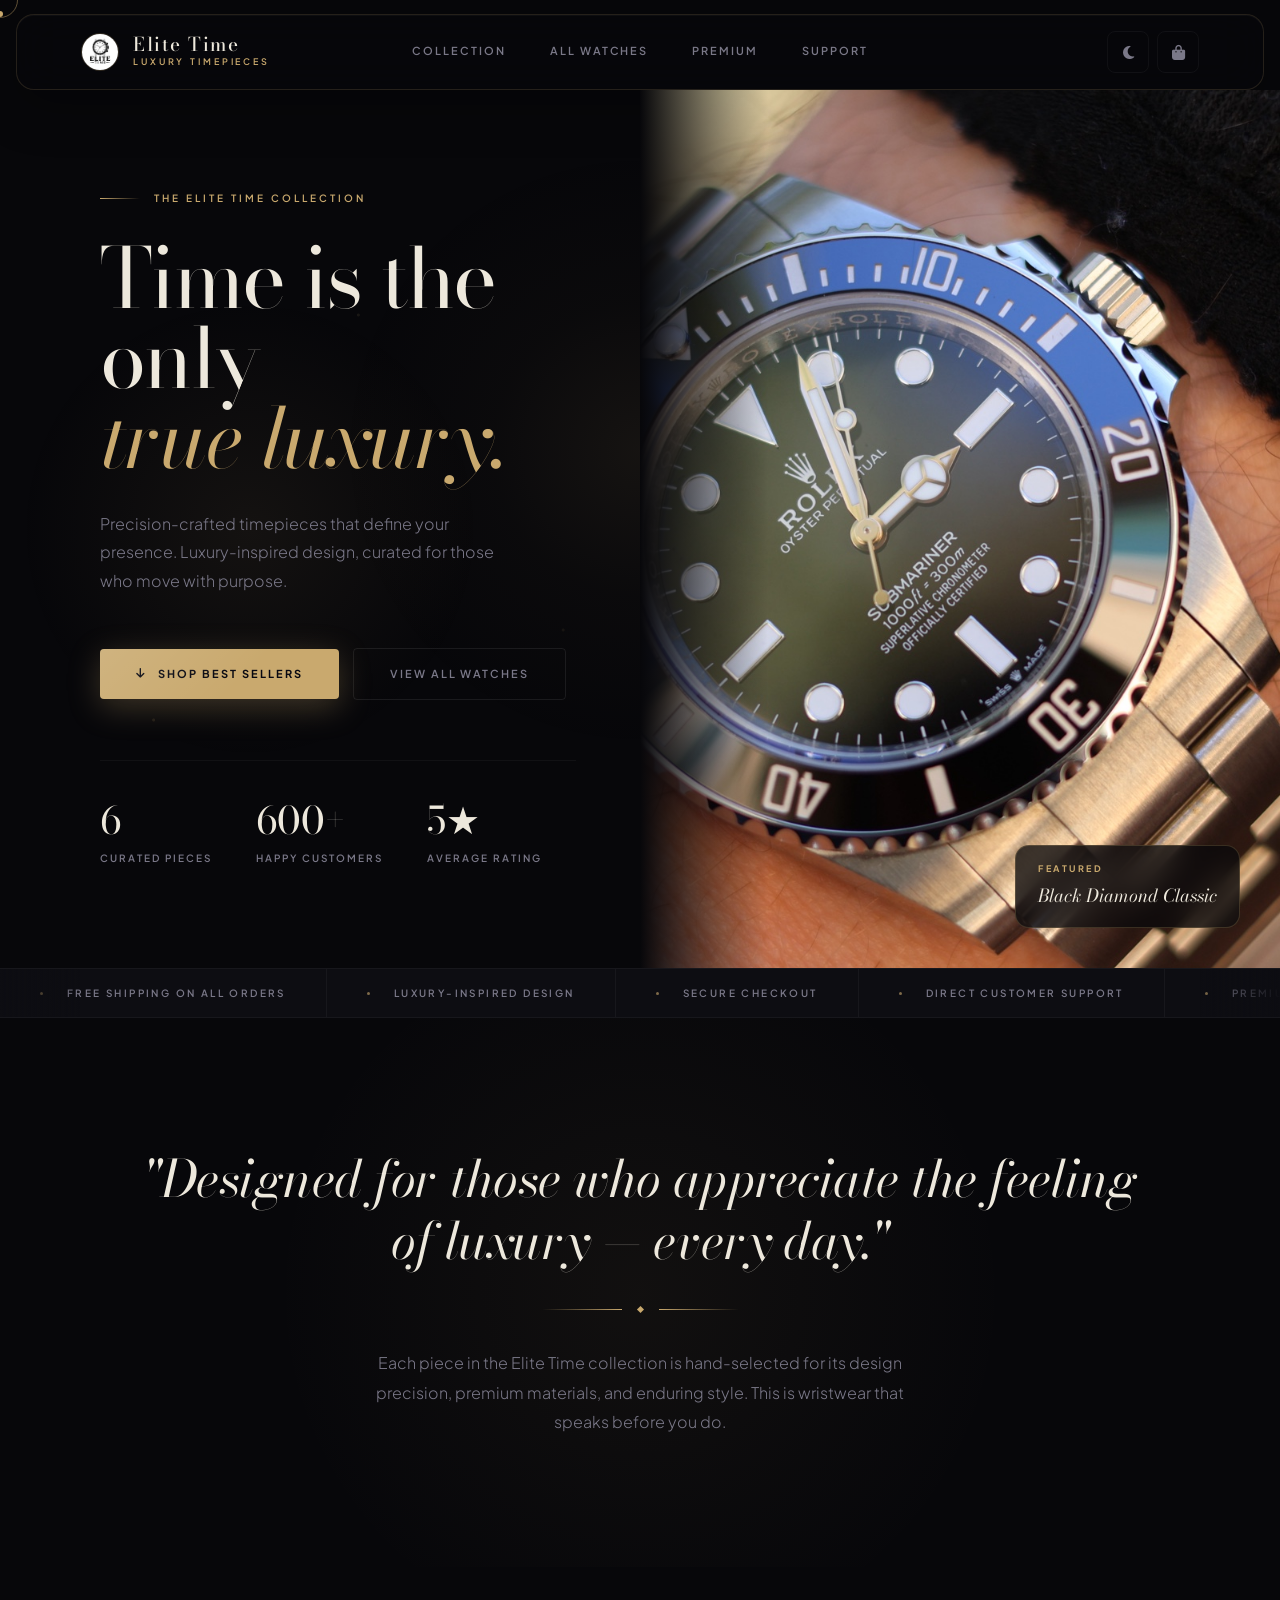
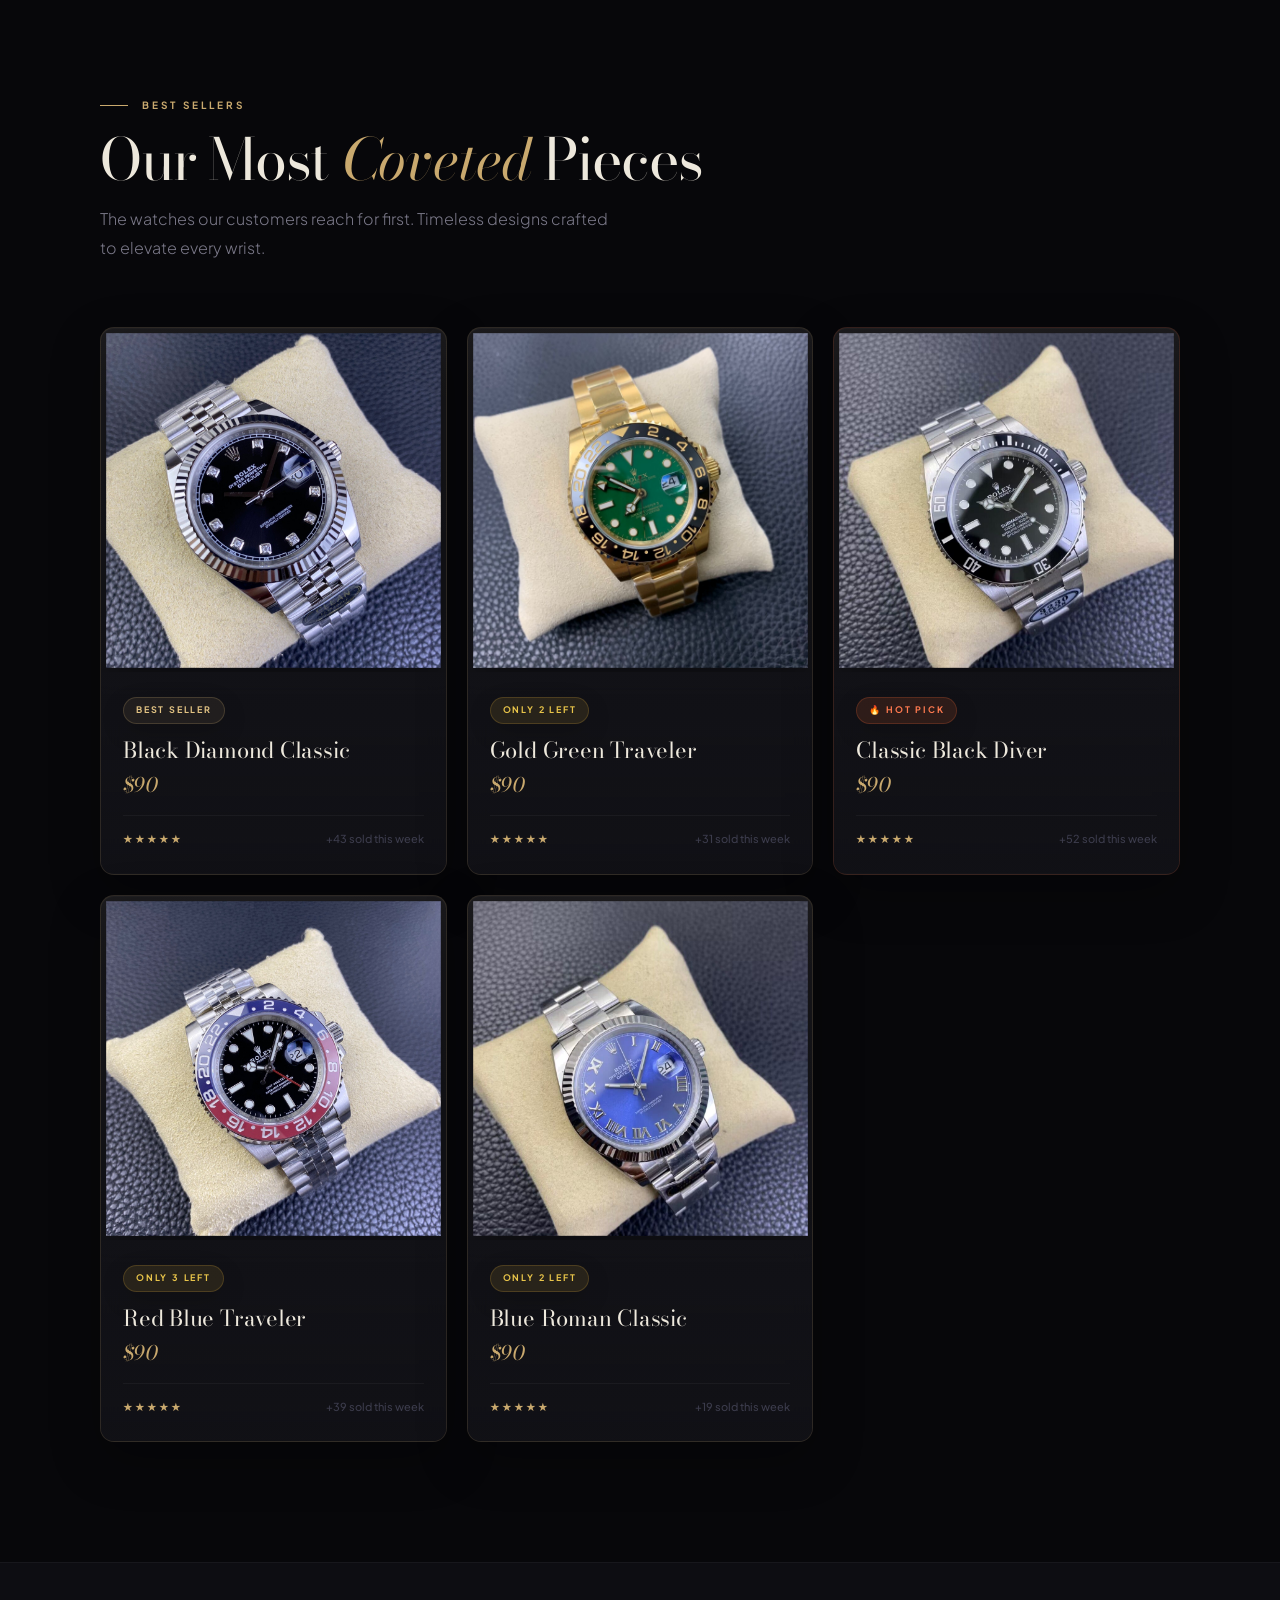
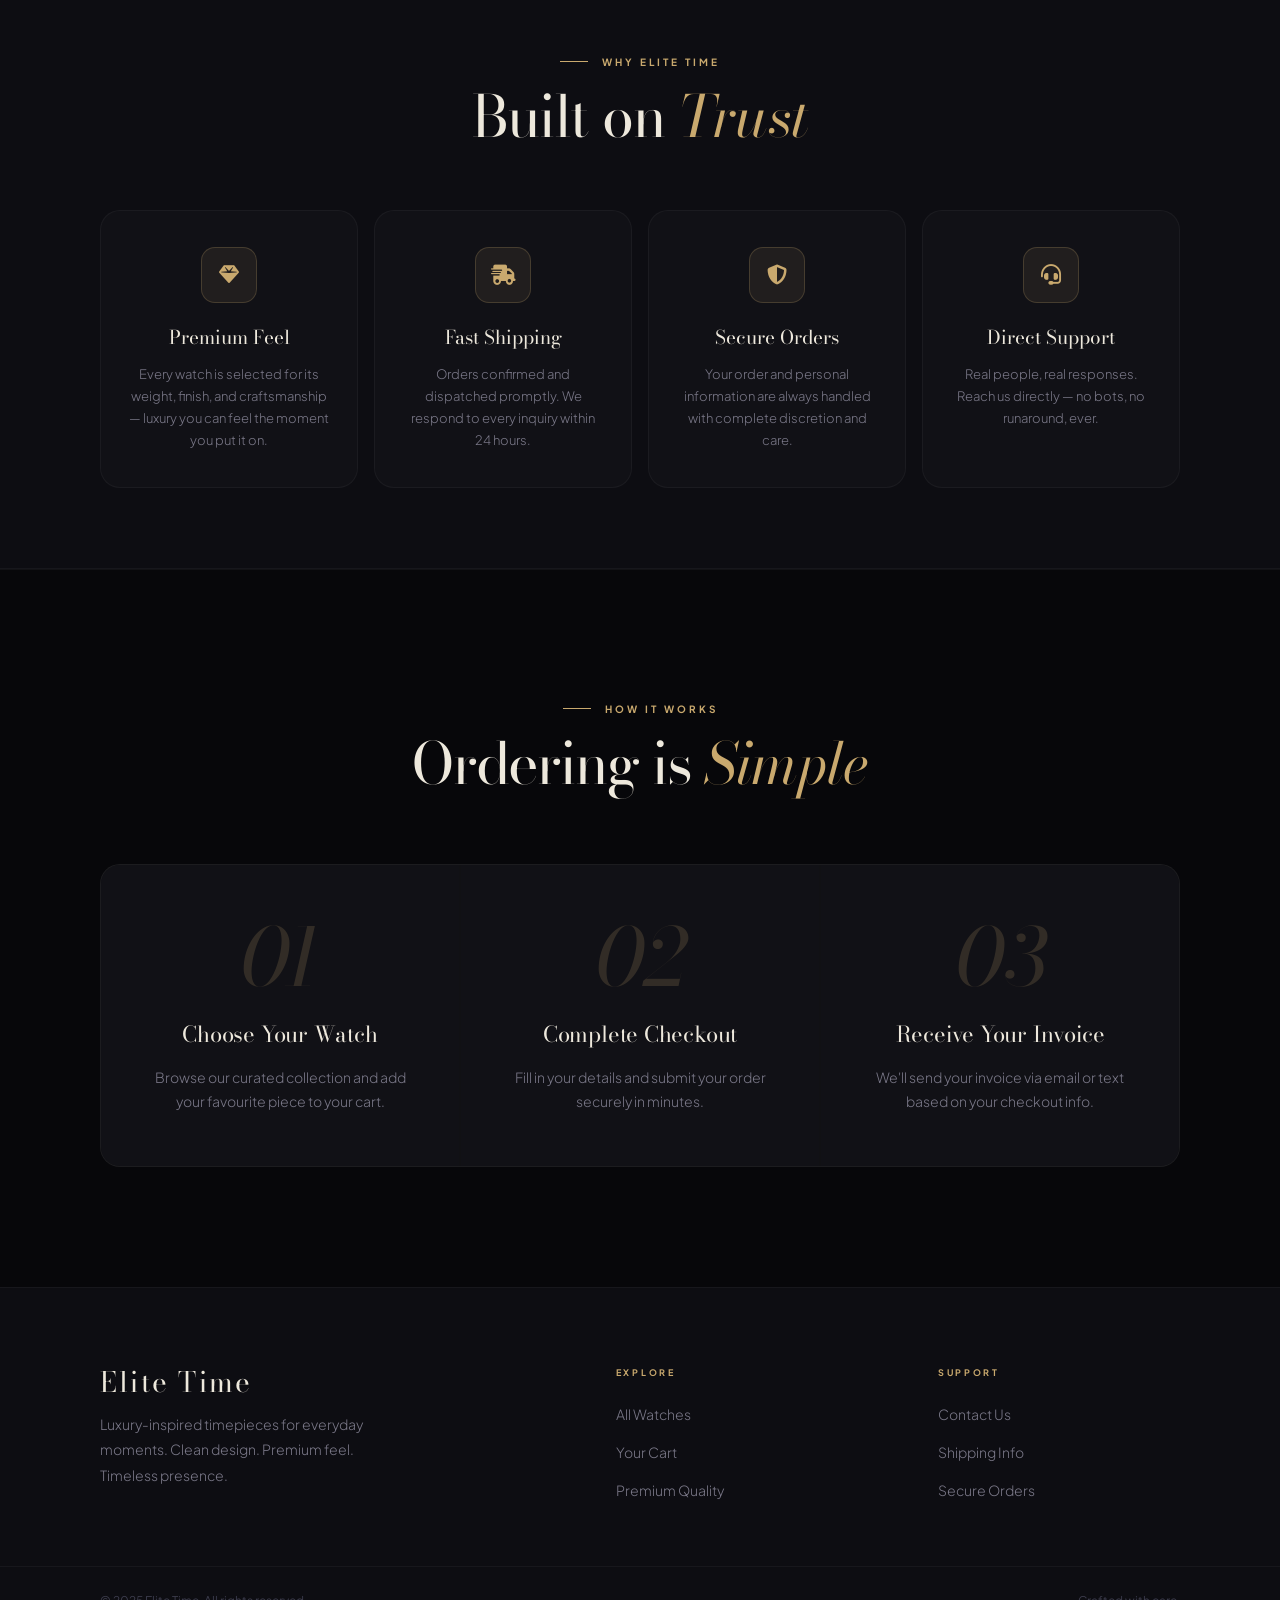
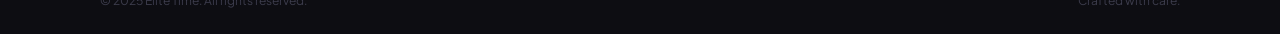
<file: index.html>
<!DOCTYPE html>
<html lang="en">
<head>
  <meta charset="UTF-8">
  <title>Elite Time — Luxury Timepieces</title>
  <meta name="viewport" content="width=device-width, initial-scale=1.0">
  <meta name="description" content="Elite Time — Precision-crafted luxury timepieces. Shop our curated collection of premium watches.">
  <link rel="stylesheet" href="style.css">
  <link rel="stylesheet" href="https://cdnjs.cloudflare.com/ajax/libs/font-awesome/6.5.0/css/all.min.css">
</head>
<body>
  <div class="luxury-particles" id="luxuryParticles"></div>
  <div class="luxury-spotlight" id="luxurySpotlight"></div>

<!-- Custom Cursor -->
<div class="cursor-dot" id="cursorDot"></div>
<div class="cursor-ring" id="cursorRing"></div>

<!-- ===== NAVBAR ===== -->
<header class="navbar" id="navbar">
  <a href="index.html" class="logo">
    <img src="logo.jpeg" alt="Elite Time">
    <div class="logo-text">
      <span class="logo-name">Elite Time</span>
      <span class="logo-tagline">Luxury Timepieces</span>
    </div>
  </a>

  <nav class="nav-center">
    <a href="#shop" class="nav-link">Collection</a>
    <a href="products.html" class="nav-link">All Watches</a>
    <a href="premium.html" class="nav-link">Premium</a>
    <a href="support.html" class="nav-link">Support</a>
  </nav>

  <div class="nav-actions">
    <button class="nav-icon-btn theme-toggle" id="themeToggle" aria-label="Toggle theme">
      <i class="fa-solid fa-sun sun"></i>
      <i class="fa-solid fa-moon moon"></i>
    </button>
    <a href="cart.html" class="nav-icon-btn cart-btn" aria-label="Cart">
      <i class="fa-solid fa-bag-shopping"></i>
      <span class="cart-count"></span>
    </a>
  </div>
</header>

<!-- ===== HERO ===== -->
<section class="hero">
  <div class="hero-left">
    <div class="hero-eyebrow reveal">The Elite Time Collection</div>
    <h1 class="hero-heading reveal reveal-delay-1">
      Time is the only
      <em>true luxury.</em>
    </h1>
    <p class="hero-sub reveal reveal-delay-2">Precision-crafted timepieces that define your presence. Luxury-inspired design, curated for those who move with purpose.</p>
    <div class="hero-ctas reveal reveal-delay-3">
      <a href="#shop" class="btn-primary">
        <i class="fa-solid fa-arrow-down"></i>
        Shop Best Sellers
      </a>
      <a href="products.html" class="btn-ghost">View All Watches</a>
    </div>
    <div class="hero-stats reveal reveal-delay-4">
      <div class="hero-stat">
        <span class="hero-stat-num">6</span>
        <span class="hero-stat-label">Curated Pieces</span>
      </div>
      <div class="hero-stat">
        <span class="hero-stat-num">600+</span>
        <span class="hero-stat-label">Happy Customers</span>
      </div>
      <div class="hero-stat">
        <span class="hero-stat-num">5★</span>
        <span class="hero-stat-label">Average Rating</span>
      </div>
    </div>
  </div>

  <div class="hero-right">
    <div class="hero-img-frame">
      <img src="watch1.jpeg" alt="Elite Time Featured Watch">
    </div>
    <div class="hero-badge">
      <div class="hero-badge-label">Featured</div>
      <div class="hero-badge-value">Black Diamond Classic</div>
    </div>
  </div>
</section>

<!-- ===== TICKER ===== -->
<div class="ticker-bar">
  <div class="ticker-track">
    <span class="ticker-item"><span class="ticker-dot"></span>Free Shipping On All Orders</span>
    <span class="ticker-item"><span class="ticker-dot"></span>Luxury-Inspired Design</span>
    <span class="ticker-item"><span class="ticker-dot"></span>Secure Checkout</span>
    <span class="ticker-item"><span class="ticker-dot"></span>Direct Customer Support</span>
    <span class="ticker-item"><span class="ticker-dot"></span>Premium Feel &amp; Finish</span>
    <span class="ticker-item"><span class="ticker-dot"></span>Fast Delivery</span>
    <span class="ticker-item"><span class="ticker-dot"></span>Free Shipping On All Orders</span>
    <span class="ticker-item"><span class="ticker-dot"></span>Luxury-Inspired Design</span>
    <span class="ticker-item"><span class="ticker-dot"></span>Secure Checkout</span>
    <span class="ticker-item"><span class="ticker-dot"></span>Direct Customer Support</span>
    <span class="ticker-item"><span class="ticker-dot"></span>Premium Feel &amp; Finish</span>
    <span class="ticker-item"><span class="ticker-dot"></span>Fast Delivery</span>
  </div>
</div>

<!-- ===== BRAND STATEMENT ===== -->
<section class="brand-section">
  <p class="brand-quote reveal">"Designed for those who appreciate the feeling of luxury — every day."</p>
  <div class="gold-rule reveal reveal-delay-1">
    <div class="gold-rule-diamond"></div>
  </div>
  <p class="brand-sub reveal reveal-delay-2">Each piece in the Elite Time collection is hand-selected for its design precision, premium materials, and enduring style. This is wristwear that speaks before you do.</p>
</section>

<!-- ===== BEST SELLERS ===== -->
<section id="shop" class="section">
  <div class="section-header">
    <div class="section-eyebrow reveal">Best Sellers</div>
    <h2 class="section-title reveal reveal-delay-1">Our Most <em>Coveted</em> Pieces</h2>
    <p class="section-sub reveal reveal-delay-2">The watches our customers reach for first. Timeless designs crafted to elevate every wrist.</p>
  </div>

  <div class="products-grid">

    <a href="product.html?id=watch2" class="watch-card reveal reveal-delay-1">
      <div class="watch-card-img-wrap">
        <img src="watch2.jpeg" alt="Black Diamond Classic" class="watch-card-img">
        <div class="watch-card-overlay">
          <span class="watch-card-cta">Shop Now</span>
        </div>
      </div>
      <div class="watch-card-body">
        <div class="watch-card-badge badge-best">Best Seller</div>
        <div class="watch-card-name">Black Diamond Classic</div>
        <div class="watch-card-price">$90</div>
        <div class="watch-card-meta">
          <div class="watch-card-stars">★★★★★</div>
          <div class="watch-card-sold">+43 sold this week</div>
        </div>
      </div>
    </a>

    <a href="product.html?id=watch3" class="watch-card reveal reveal-delay-2">
      <div class="watch-card-img-wrap">
        <img src="watch3.jpeg" alt="Gold Green Traveler" class="watch-card-img">
        <div class="watch-card-overlay">
          <span class="watch-card-cta">Shop Now</span>
        </div>
      </div>
      <div class="watch-card-body">
        <div class="watch-card-badge badge-low">Only 2 Left</div>
        <div class="watch-card-name">Gold Green Traveler</div>
        <div class="watch-card-price">$90</div>
        <div class="watch-card-meta">
          <div class="watch-card-stars">★★★★★</div>
          <div class="watch-card-sold">+31 sold this week</div>
        </div>
      </div>
    </a>

    <a href="product.html?id=watch4" class="watch-card hot-pick reveal reveal-delay-3">
      <div class="watch-card-img-wrap">
        <img src="watch4.jpeg" alt="Classic Black Diver" class="watch-card-img">
        <div class="watch-card-overlay">
          <span class="watch-card-cta">Shop Now</span>
        </div>
      </div>
      <div class="watch-card-body">
        <div class="watch-card-badge badge-hot">🔥 Hot Pick</div>
        <div class="watch-card-name">Classic Black Diver</div>
        <div class="watch-card-price">$90</div>
        <div class="watch-card-meta">
          <div class="watch-card-stars">★★★★★</div>
          <div class="watch-card-sold">+52 sold this week</div>
        </div>
      </div>
    </a>

    <a href="product.html?id=watch6" class="watch-card reveal reveal-delay-2">
      <div class="watch-card-img-wrap">
        <img src="watch6.jpeg" alt="Red Blue Traveler" class="watch-card-img">
        <div class="watch-card-overlay">
          <span class="watch-card-cta">Shop Now</span>
        </div>
      </div>
      <div class="watch-card-body">
        <div class="watch-card-badge badge-low">Only 3 Left</div>
        <div class="watch-card-name">Red Blue Traveler</div>
        <div class="watch-card-price">$90</div>
        <div class="watch-card-meta">
          <div class="watch-card-stars">★★★★★</div>
          <div class="watch-card-sold">+39 sold this week</div>
        </div>
      </div>
    </a>

    <a href="product.html?id=watch7" class="watch-card reveal reveal-delay-3">
      <div class="watch-card-img-wrap">
        <img src="watch7.jpeg" alt="Blue Roman Classic" class="watch-card-img">
        <div class="watch-card-overlay">
          <span class="watch-card-cta">Shop Now</span>
        </div>
      </div>
      <div class="watch-card-body">
        <div class="watch-card-badge badge-low">Only 2 Left</div>
        <div class="watch-card-name">Blue Roman Classic</div>
        <div class="watch-card-price">$90</div>
        <div class="watch-card-meta">
          <div class="watch-card-stars">★★★★★</div>
          <div class="watch-card-sold">+19 sold this week</div>
        </div>
      </div>
    </a>

  </div>
</section>

<!-- ===== TRUST ===== -->
<section class="trust-section">
  <div class="section-header" style="text-align:center;">
    <div class="section-eyebrow reveal" style="justify-content:center;">Why Elite Time</div>
    <h2 class="section-title reveal reveal-delay-1">Built on <em>Trust</em></h2>
  </div>
  <div class="trust-grid">
    <a href="premium.html" class="trust-card reveal reveal-delay-1">
      <div class="trust-icon"><i class="fa-solid fa-gem"></i></div>
      <div class="trust-title">Premium Feel</div>
      <p class="trust-desc">Every watch is selected for its weight, finish, and craftsmanship — luxury you can feel the moment you put it on.</p>
    </a>
    <a href="shipping.html" class="trust-card reveal reveal-delay-2">
      <div class="trust-icon"><i class="fa-solid fa-truck-fast"></i></div>
      <div class="trust-title">Fast Shipping</div>
      <p class="trust-desc">Orders confirmed and dispatched promptly. We respond to every inquiry within 24 hours.</p>
    </a>
    <a href="secure.html" class="trust-card reveal reveal-delay-3">
      <div class="trust-icon"><i class="fa-solid fa-shield-halved"></i></div>
      <div class="trust-title">Secure Orders</div>
      <p class="trust-desc">Your order and personal information are always handled with complete discretion and care.</p>
    </a>
    <a href="support.html" class="trust-card reveal reveal-delay-4">
      <div class="trust-icon"><i class="fa-solid fa-headset"></i></div>
      <div class="trust-title">Direct Support</div>
      <p class="trust-desc">Real people, real responses. Reach us directly — no bots, no runaround, ever.</p>
    </a>
  </div>
</section>

<!-- ===== HOW IT WORKS ===== -->
<section class="steps-section">
  <div class="section-header" style="text-align:center;">
    <div class="section-eyebrow reveal" style="justify-content:center;">How It Works</div>
    <h2 class="section-title reveal reveal-delay-1">Ordering is <em>Simple</em></h2>
  </div>
  <div class="steps-grid">
    <div class="step-item reveal reveal-delay-1">
      <span class="step-number">01</span>
      <div class="step-title">Choose Your Watch</div>
      <p class="step-desc">Browse our curated collection and add your favourite piece to your cart.</p>
    </div>
    <div class="step-item reveal reveal-delay-2">
      <span class="step-number">02</span>
      <div class="step-title">Complete Checkout</div>
      <p class="step-desc">Fill in your details and submit your order securely in minutes.</p>
    </div>
    <div class="step-item reveal reveal-delay-3">
      <span class="step-number">03</span>
      <div class="step-title">Receive Your Invoice</div>
      <p class="step-desc">We'll send your invoice via email or text based on your checkout info.</p>
    </div>
  </div>
</section>

<!-- ===== FOOTER ===== -->
<footer>
  <div class="footer-top">
    <div class="footer-brand">
      <span class="logo-name">Elite Time</span>
      <p>Luxury-inspired timepieces for everyday moments. Clean design. Premium feel. Timeless presence.</p>
    </div>
    <div class="footer-col">
      <h4>Explore</h4>
      <ul class="footer-links">
        <li><a href="products.html">All Watches</a></li>
        <li><a href="cart.html">Your Cart</a></li>
        <li><a href="premium.html">Premium Quality</a></li>
      </ul>
    </div>
    <div class="footer-col">
      <h4>Support</h4>
      <ul class="footer-links">
        <li><a href="support.html">Contact Us</a></li>
        <li><a href="shipping.html">Shipping Info</a></li>
        <li><a href="secure.html">Secure Orders</a></li>
      </ul>
    </div>
  </div>
  <div class="footer-bottom">
    <span class="footer-copy">© 2025 Elite Time. All rights reserved.</span>
    <span class="footer-copy" style="color:var(--text-dim);">Crafted with care.</span>
  </div>
</footer>

<div class="purchase-toast" id="purchaseToast"></div>
  <script src="script.js"></script>
</body>
</html>
</file>
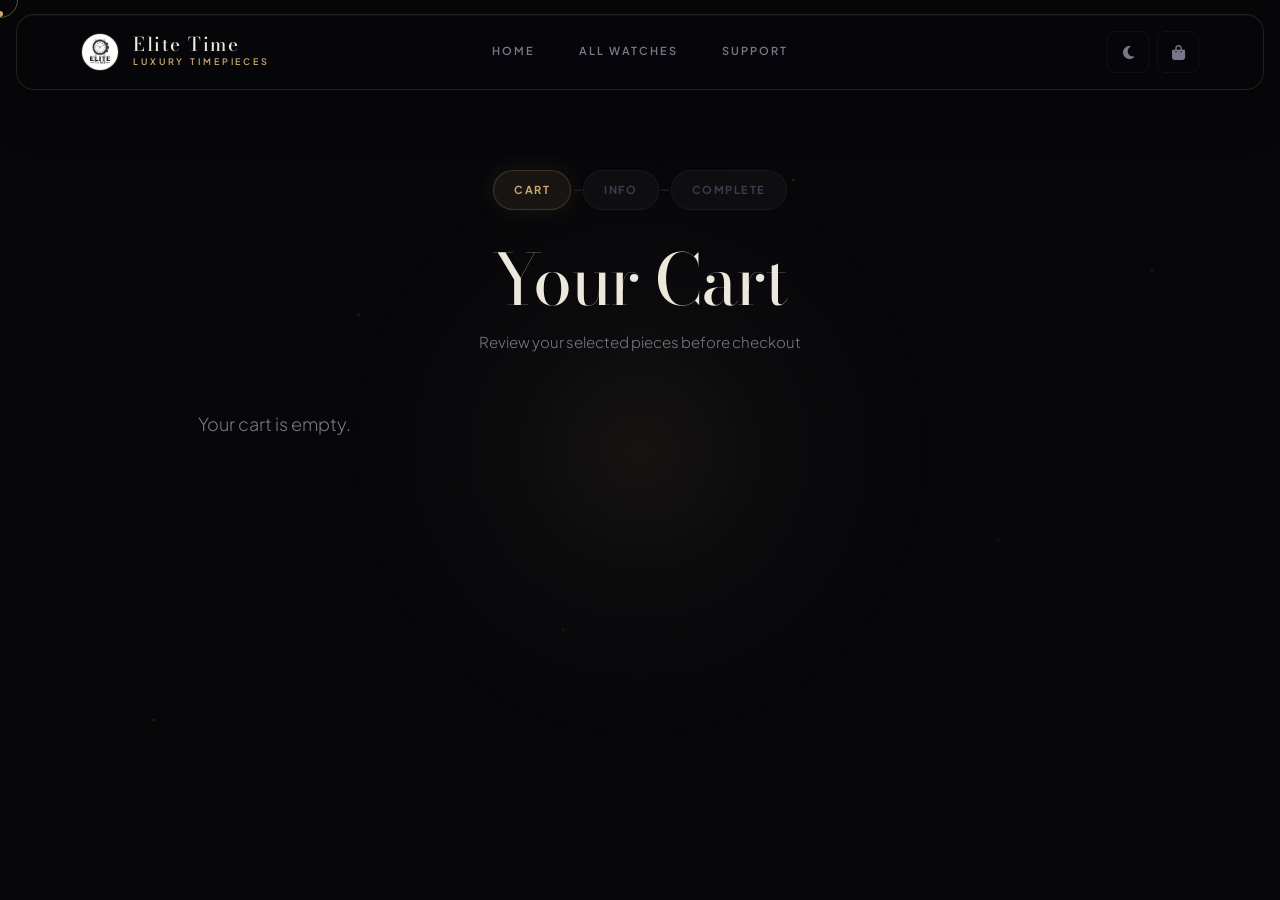
<file: cart.html>
<!DOCTYPE html>
<html lang="en">
<head>
  <meta charset="UTF-8">
  <title>Your Cart — Elite Time</title>
  <meta name="viewport" content="width=device-width, initial-scale=1.0">
  <link rel="stylesheet" href="style.css">
  <link rel="stylesheet" href="https://cdnjs.cloudflare.com/ajax/libs/font-awesome/6.5.0/css/all.min.css">
  <meta name="viewport" content="width=device-width, initial-scale=1.0">
</head>
<body>
<div class="cursor-dot" id="cursorDot"></div>
<div class="cursor-ring" id="cursorRing"></div>
  <div class="luxury-particles" id="luxuryParticles"></div>
  <div class="luxury-spotlight" id="luxurySpotlight"></div>

<header class="navbar" id="navbar">
  <a href="index.html" class="logo">
    <img src="logo.jpeg" alt="Elite Time">
    <div class="logo-text">
      <span class="logo-name">Elite Time</span>
      <span class="logo-tagline">Luxury Timepieces</span>
    </div>
  </a>
  <nav class="nav-center">
    <a href="index.html" class="nav-link">Home</a>
    <a href="products.html" class="nav-link">All Watches</a>
    <a href="support.html" class="nav-link">Support</a>
  </nav>
  <div class="nav-actions">
    <button class="nav-icon-btn theme-toggle" id="themeToggle" aria-label="Toggle theme">
      <i class="fa-solid fa-sun sun"></i>
      <i class="fa-solid fa-moon moon"></i>
    </button>
    <a href="cart.html" class="nav-icon-btn cart-btn" aria-label="Cart">
      <i class="fa-solid fa-bag-shopping"></i>
      <span class="cart-count"></span>
    </a>
  </div>
</header>

<div class="cart-wrap">
  <div class="page-header">
    <div class="checkout-steps" style="margin-bottom:32px;">
      <div class="checkout-step active">Cart</div>
      <div class="checkout-step">Info</div>
      <div class="checkout-step">Complete</div>
    </div>
    <h1 class="page-title">Your Cart</h1>
    <p class="page-sub">Review your selected pieces before checkout</p>
  </div>

  <div id="cartItems"></div>

  <div id="checkoutWrap" class="checkout-wrap" style="display:none;">
    <a href="checkout.html" class="btn-primary" style="display:inline-flex; gap:10px; padding:18px 36px; font-size:15px;">
      <i class="fa-solid fa-lock"></i> Proceed to Checkout
    </a>
  </div>
</div>

<script src="script.js"></script>
</body>
</html>
</file>
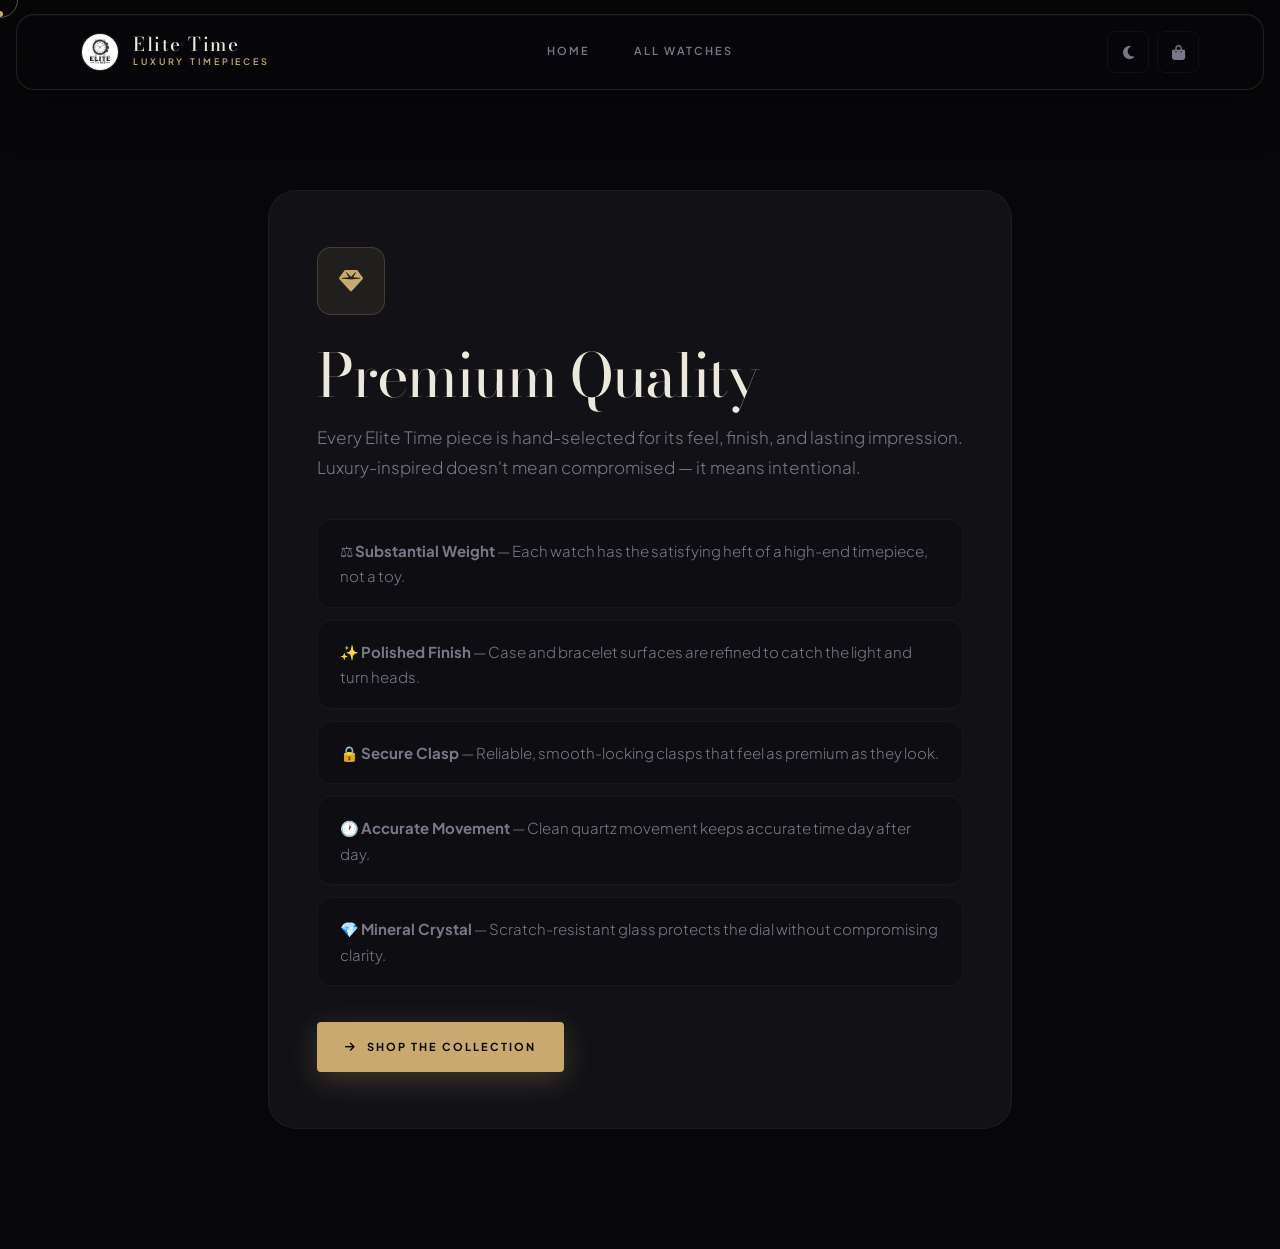
<file: premium.html>
<!DOCTYPE html>
<html lang="en">
<head>
  <meta charset="UTF-8">
  <title>Premium Quality — Elite Time</title>
  <meta name="viewport" content="width=device-width, initial-scale=1.0">
  <link rel="stylesheet" href="style.css">
  <link rel="stylesheet" href="https://cdnjs.cloudflare.com/ajax/libs/font-awesome/6.5.0/css/all.min.css">
  <meta name="viewport" content="width=device-width, initial-scale=1.0">
</head>
<body>
<div class="cursor-dot" id="cursorDot"></div>
<div class="cursor-ring" id="cursorRing"></div>
<header class="navbar" id="navbar">
  <a href="index.html" class="logo">
    <img src="logo.jpeg" alt="Elite Time">
    <div class="logo-text"><span class="logo-name">Elite Time</span><span class="logo-tagline">Luxury Timepieces</span></div>
  </a>
  <nav class="nav-center">
    <a href="index.html" class="nav-link">Home</a>
    <a href="products.html" class="nav-link">All Watches</a>
  </nav>
  <div class="nav-actions">
    <button class="nav-icon-btn theme-toggle" id="themeToggle"><i class="fa-solid fa-sun sun"></i><i class="fa-solid fa-moon moon"></i></button>
    <a href="cart.html" class="nav-icon-btn cart-btn"><i class="fa-solid fa-bag-shopping"></i><span class="cart-count"></span></a>
  </div>
</header>
<div class="info-page">
  <div class="info-card">
    <div class="info-icon-wrap"><i class="fa-solid fa-gem"></i></div>
    <h1>Premium Quality</h1>
    <p class="info-subtext">Every Elite Time piece is hand-selected for its feel, finish, and lasting impression. Luxury-inspired doesn't mean compromised — it means intentional.</p>
    <div class="info-list">
      <div class="info-list-item">⚖️ <strong>Substantial Weight</strong> — Each watch has the satisfying heft of a high-end timepiece, not a toy.</div>
      <div class="info-list-item">✨ <strong>Polished Finish</strong> — Case and bracelet surfaces are refined to catch the light and turn heads.</div>
      <div class="info-list-item">🔒 <strong>Secure Clasp</strong> — Reliable, smooth-locking clasps that feel as premium as they look.</div>
      <div class="info-list-item">🕐 <strong>Accurate Movement</strong> — Clean quartz movement keeps accurate time day after day.</div>
      <div class="info-list-item">💎 <strong>Mineral Crystal</strong> — Scratch-resistant glass protects the dial without compromising clarity.</div>
    </div>
    <div class="info-actions">
      <a href="products.html" class="gold-contact-btn"><i class="fa-solid fa-arrow-right"></i> Shop the Collection</a>
    </div>
  </div>
</div>
<script src="script.js"></script>
</body>
</html>
</file>
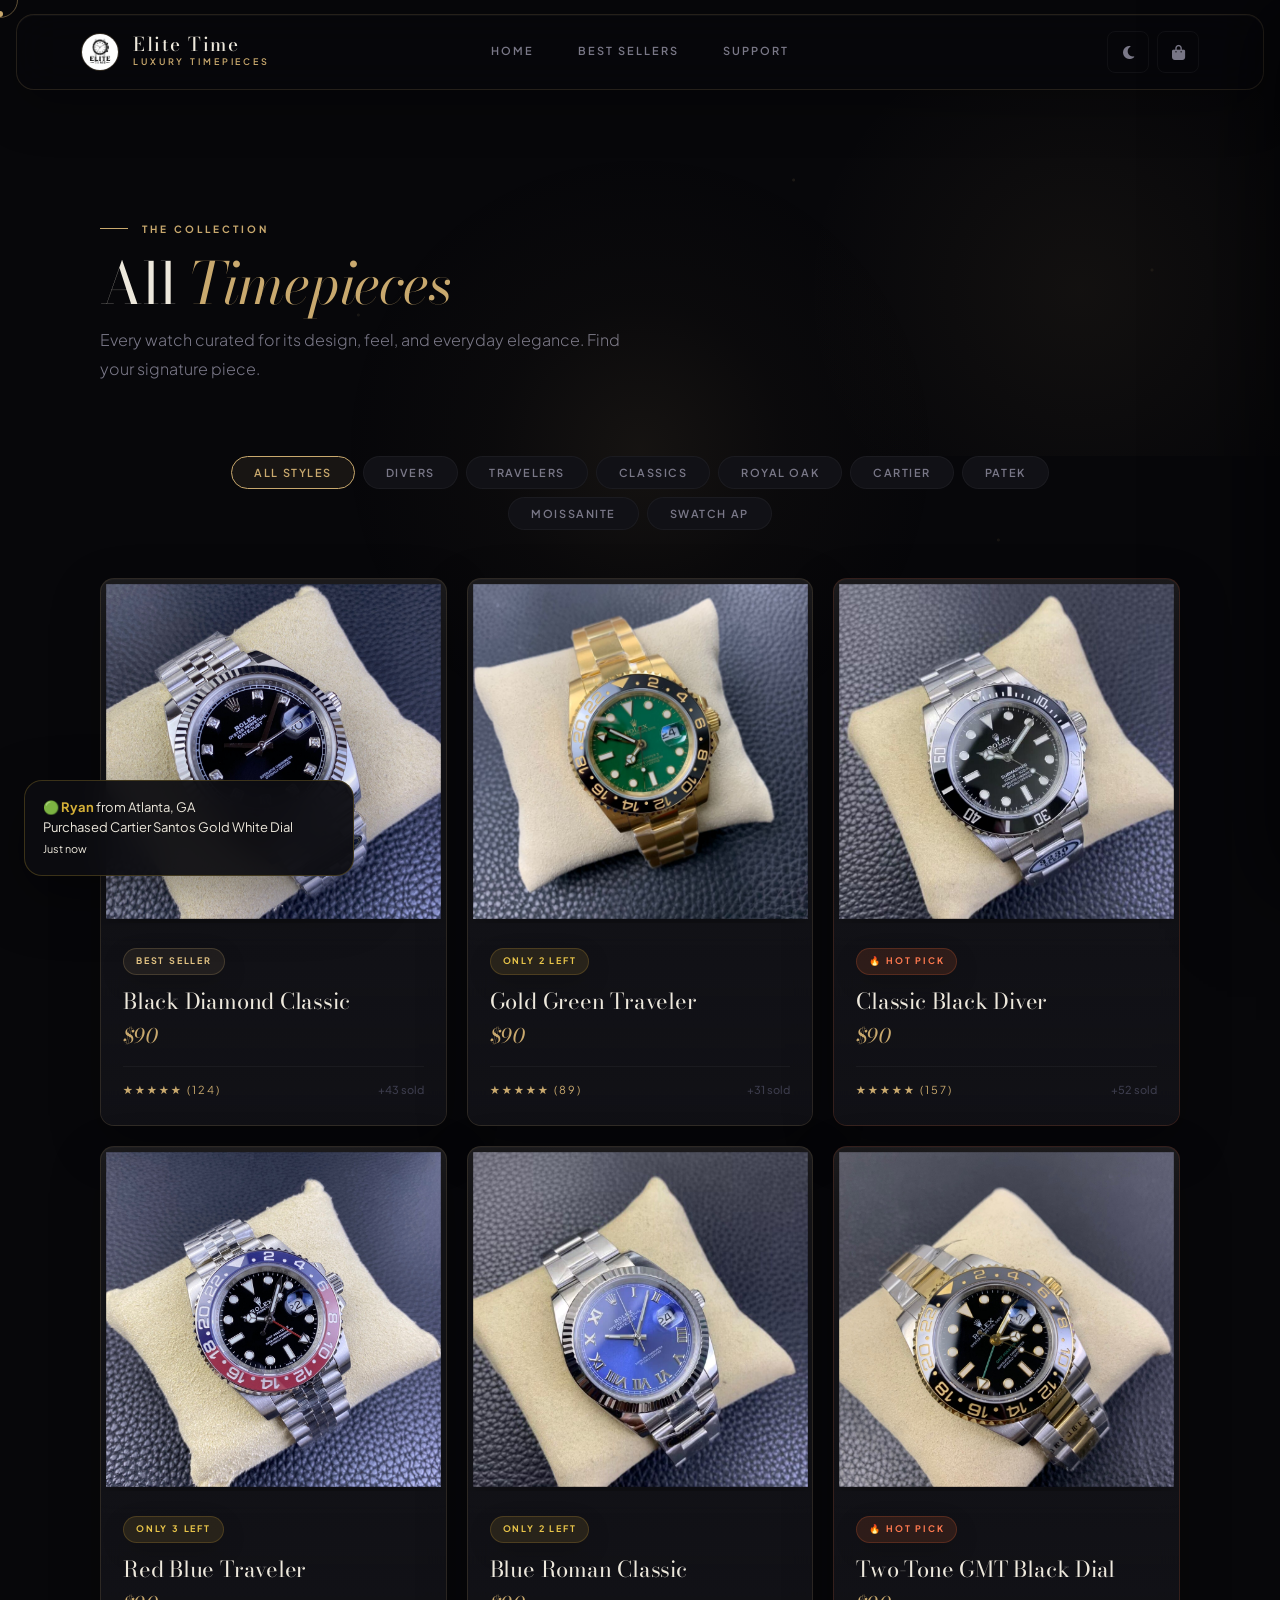
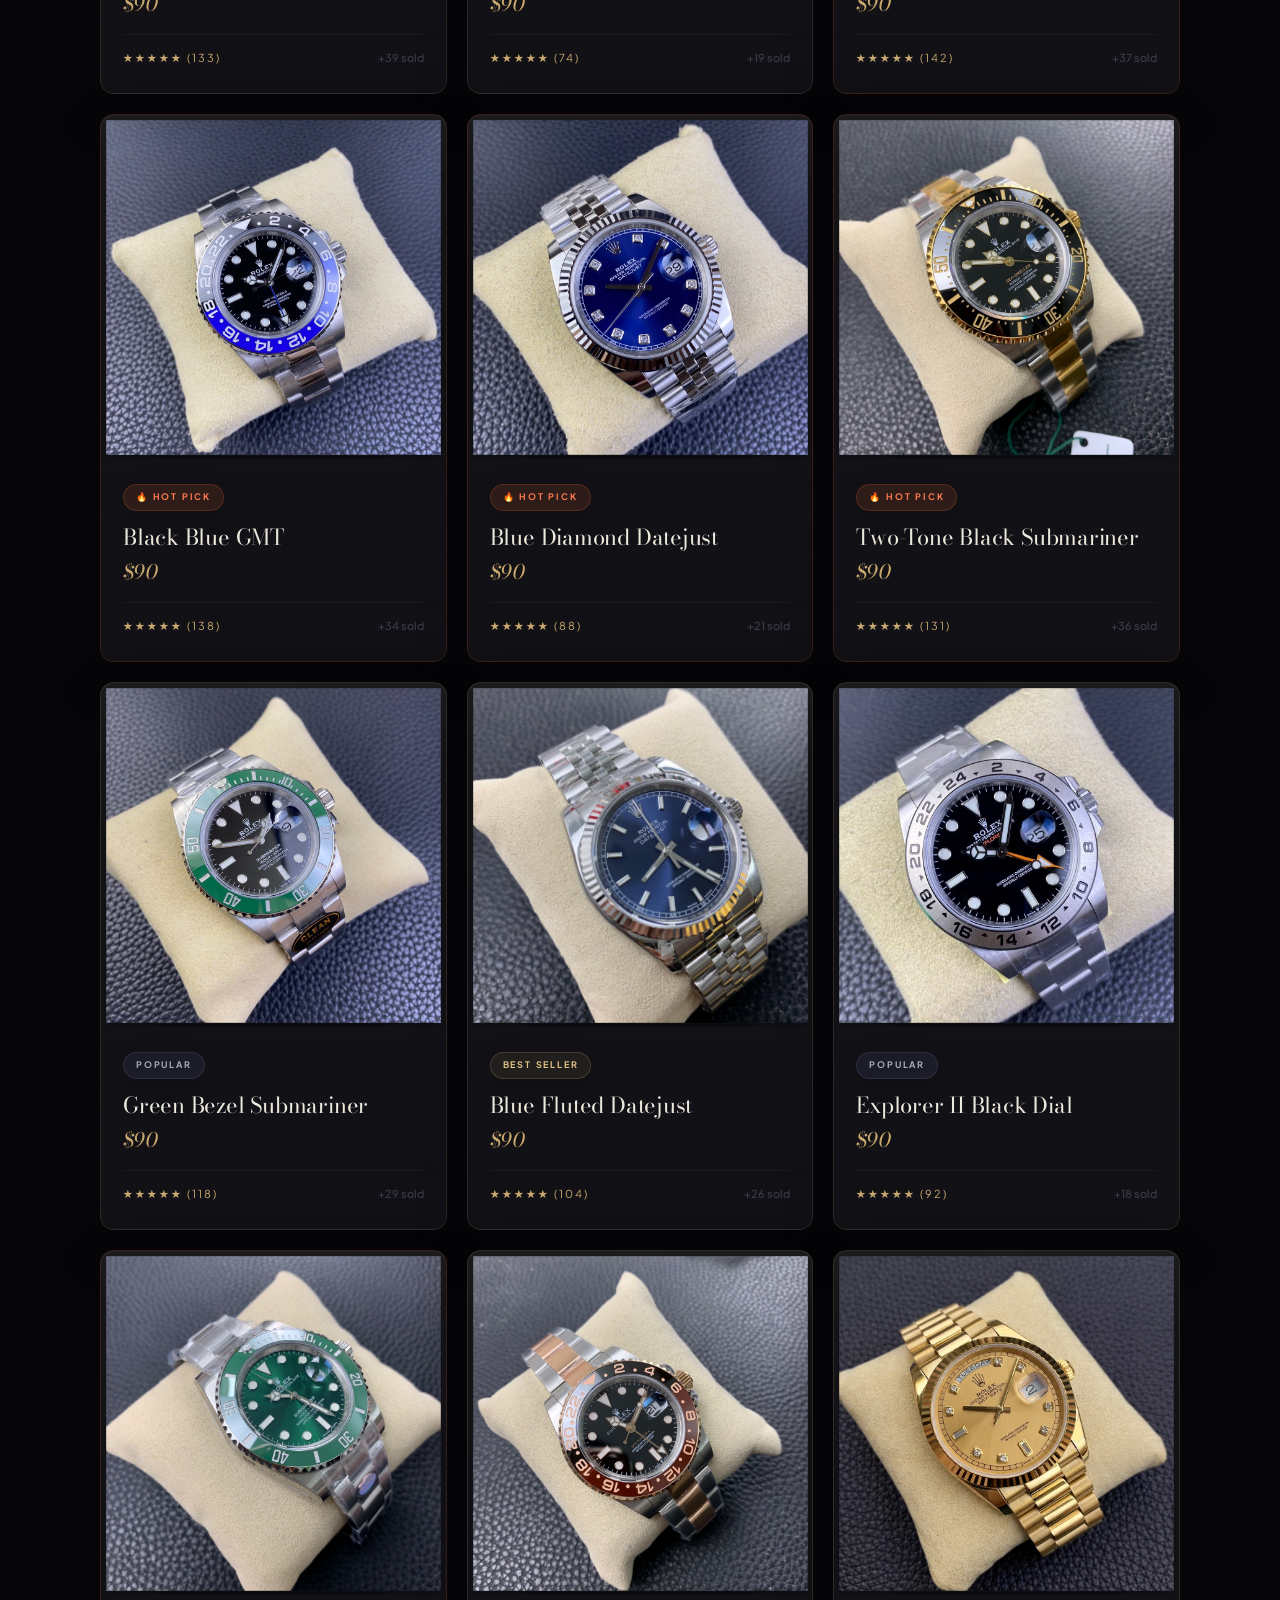
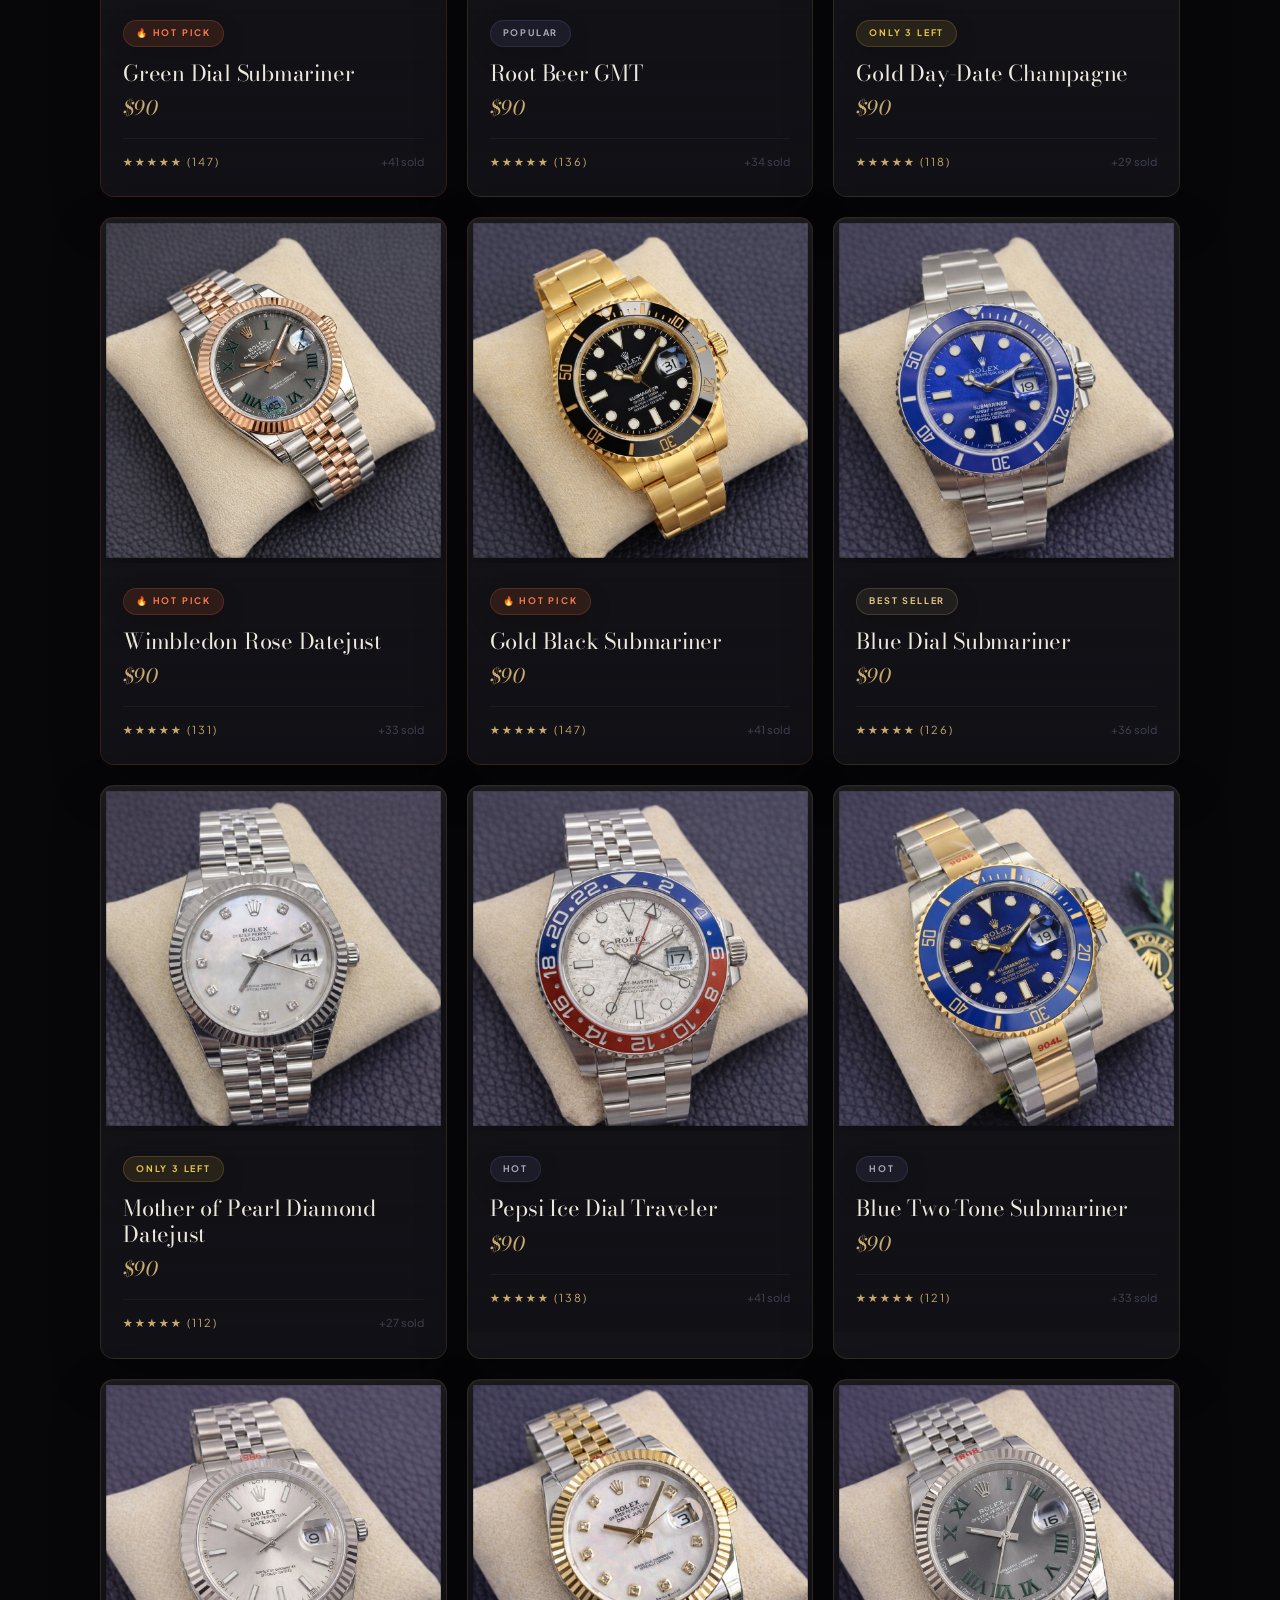
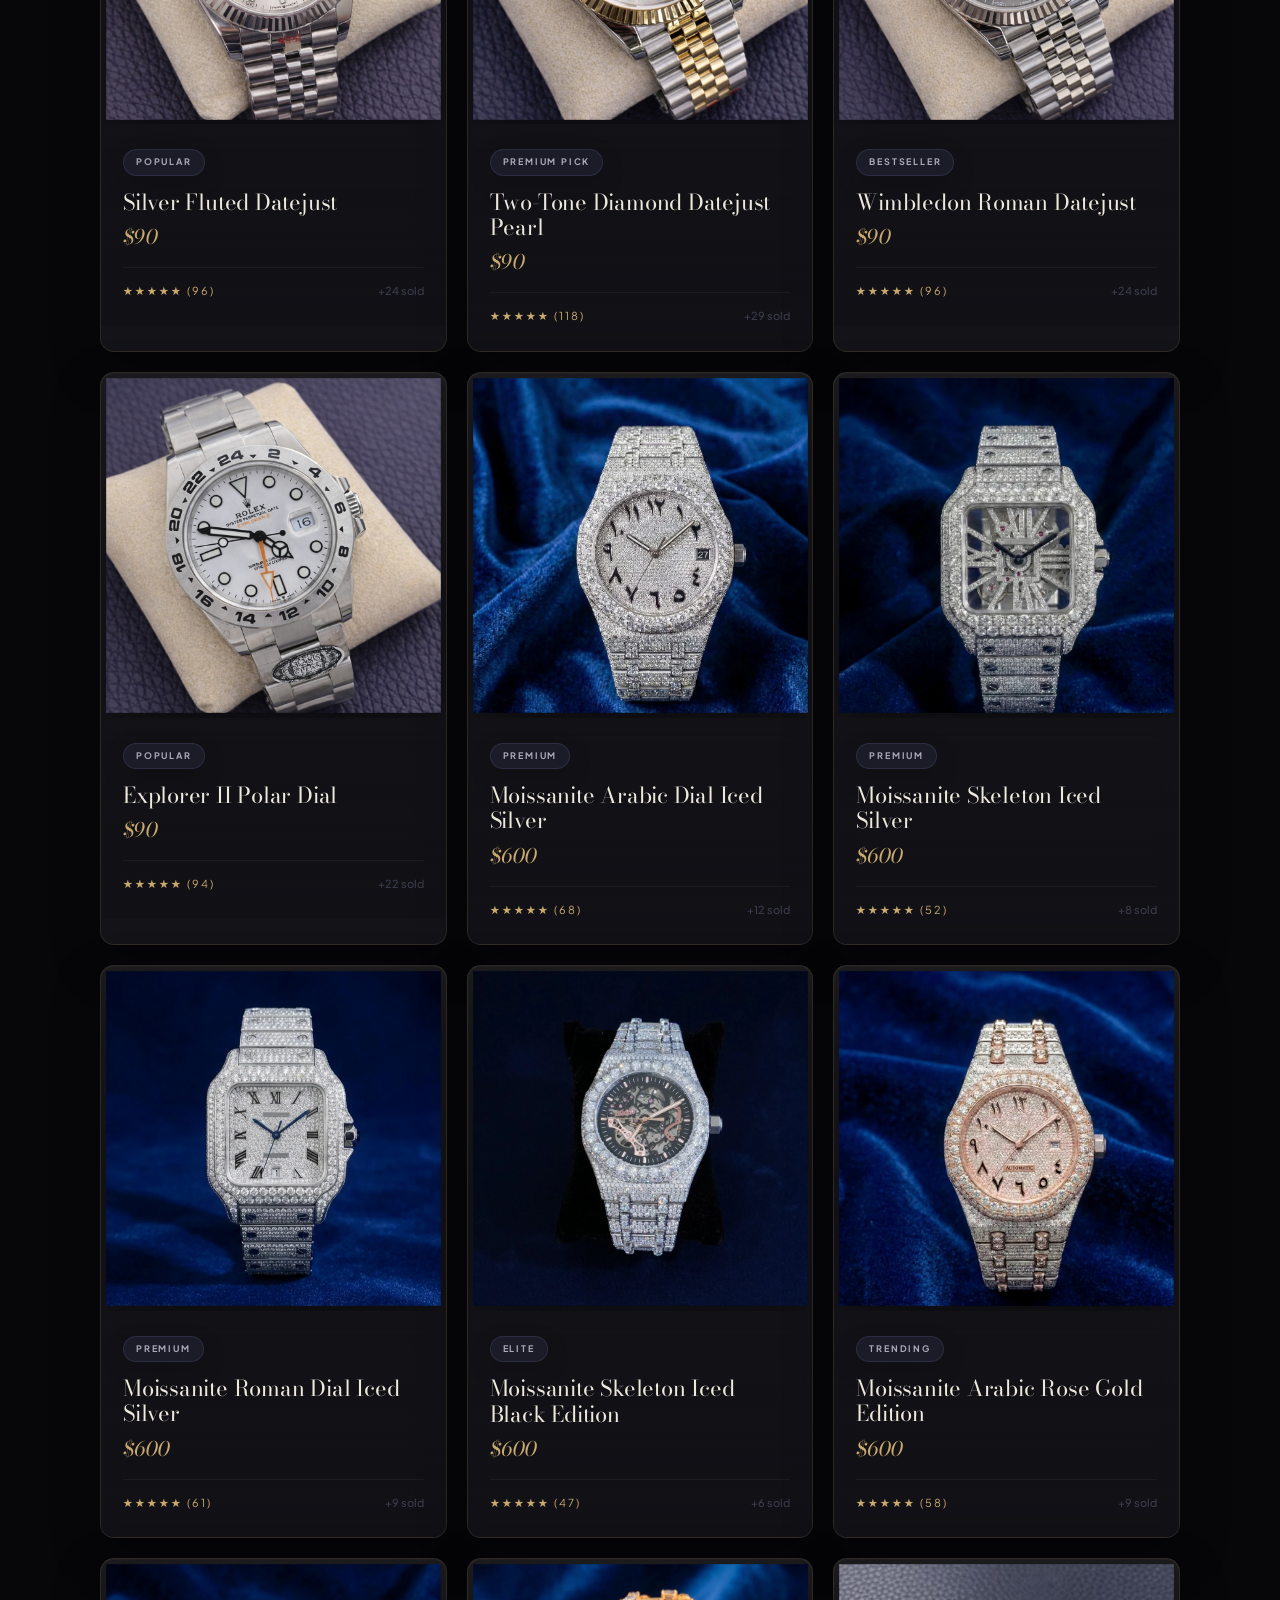
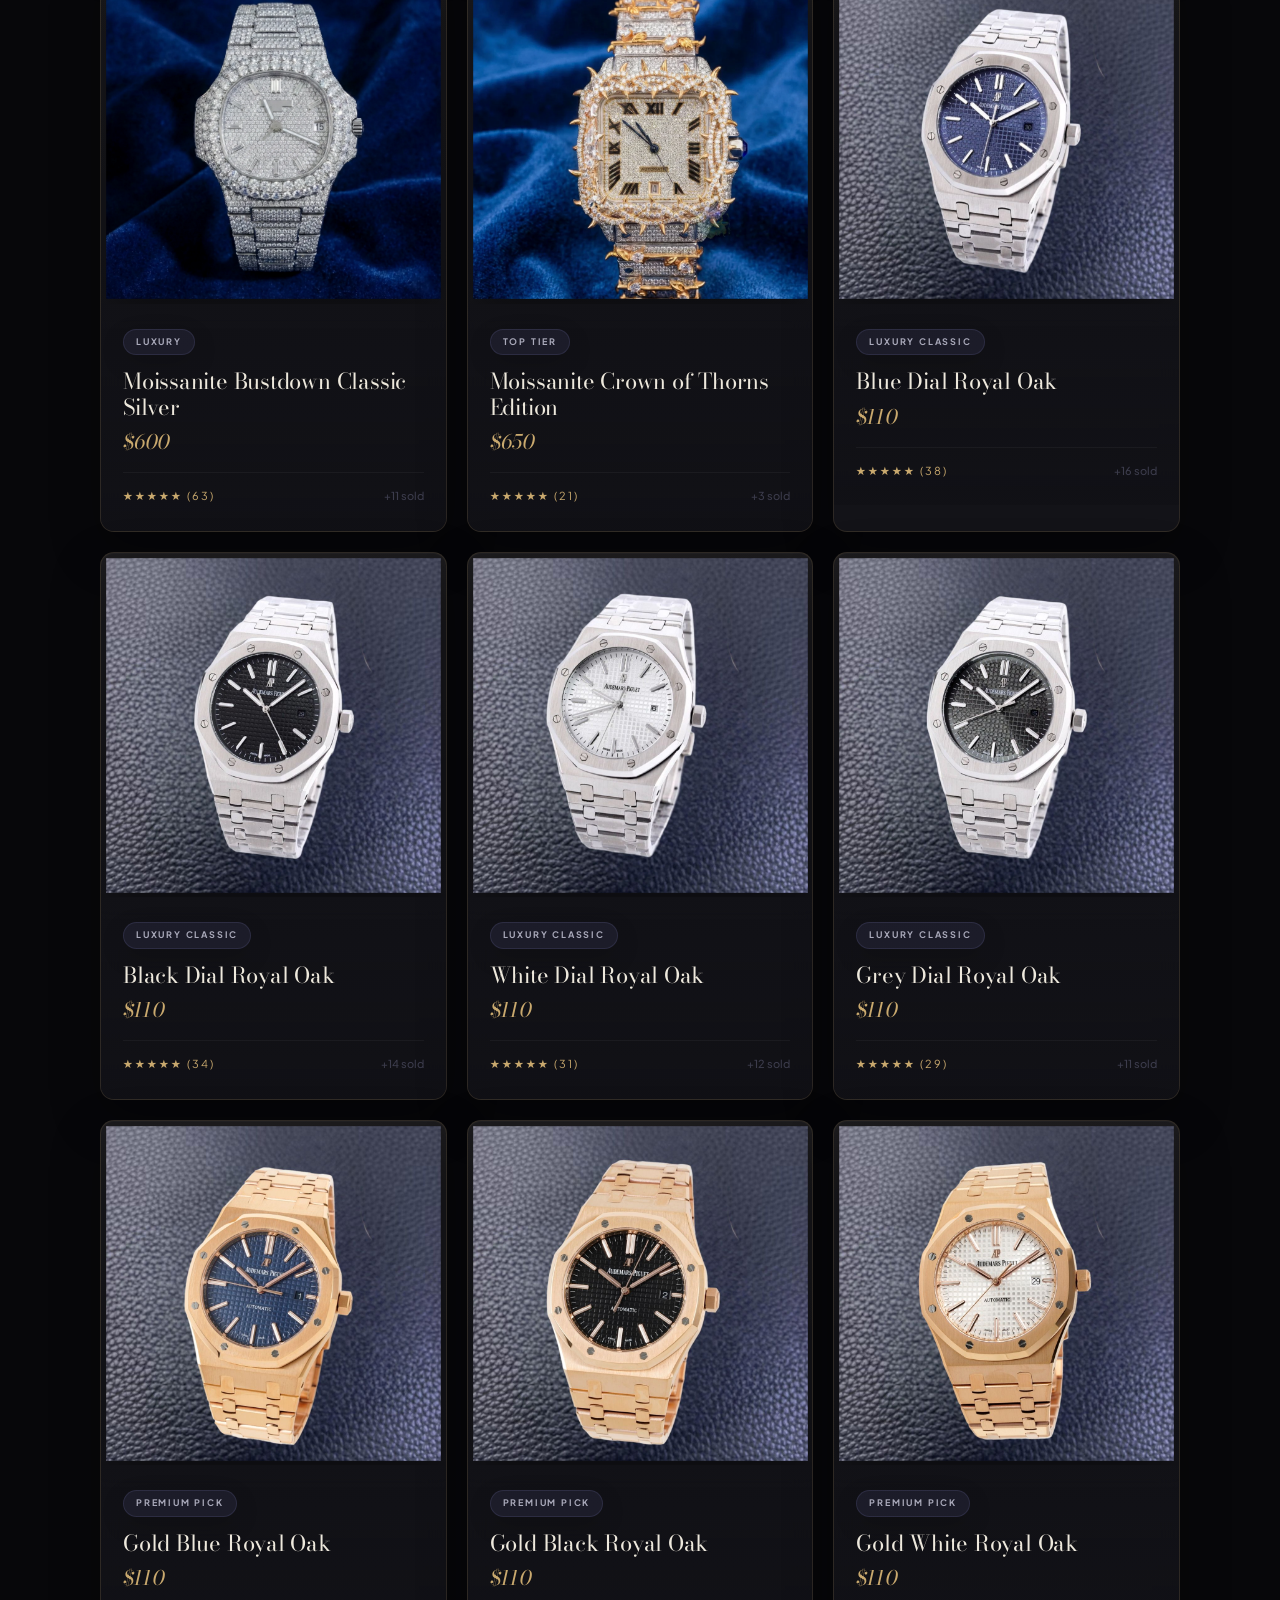
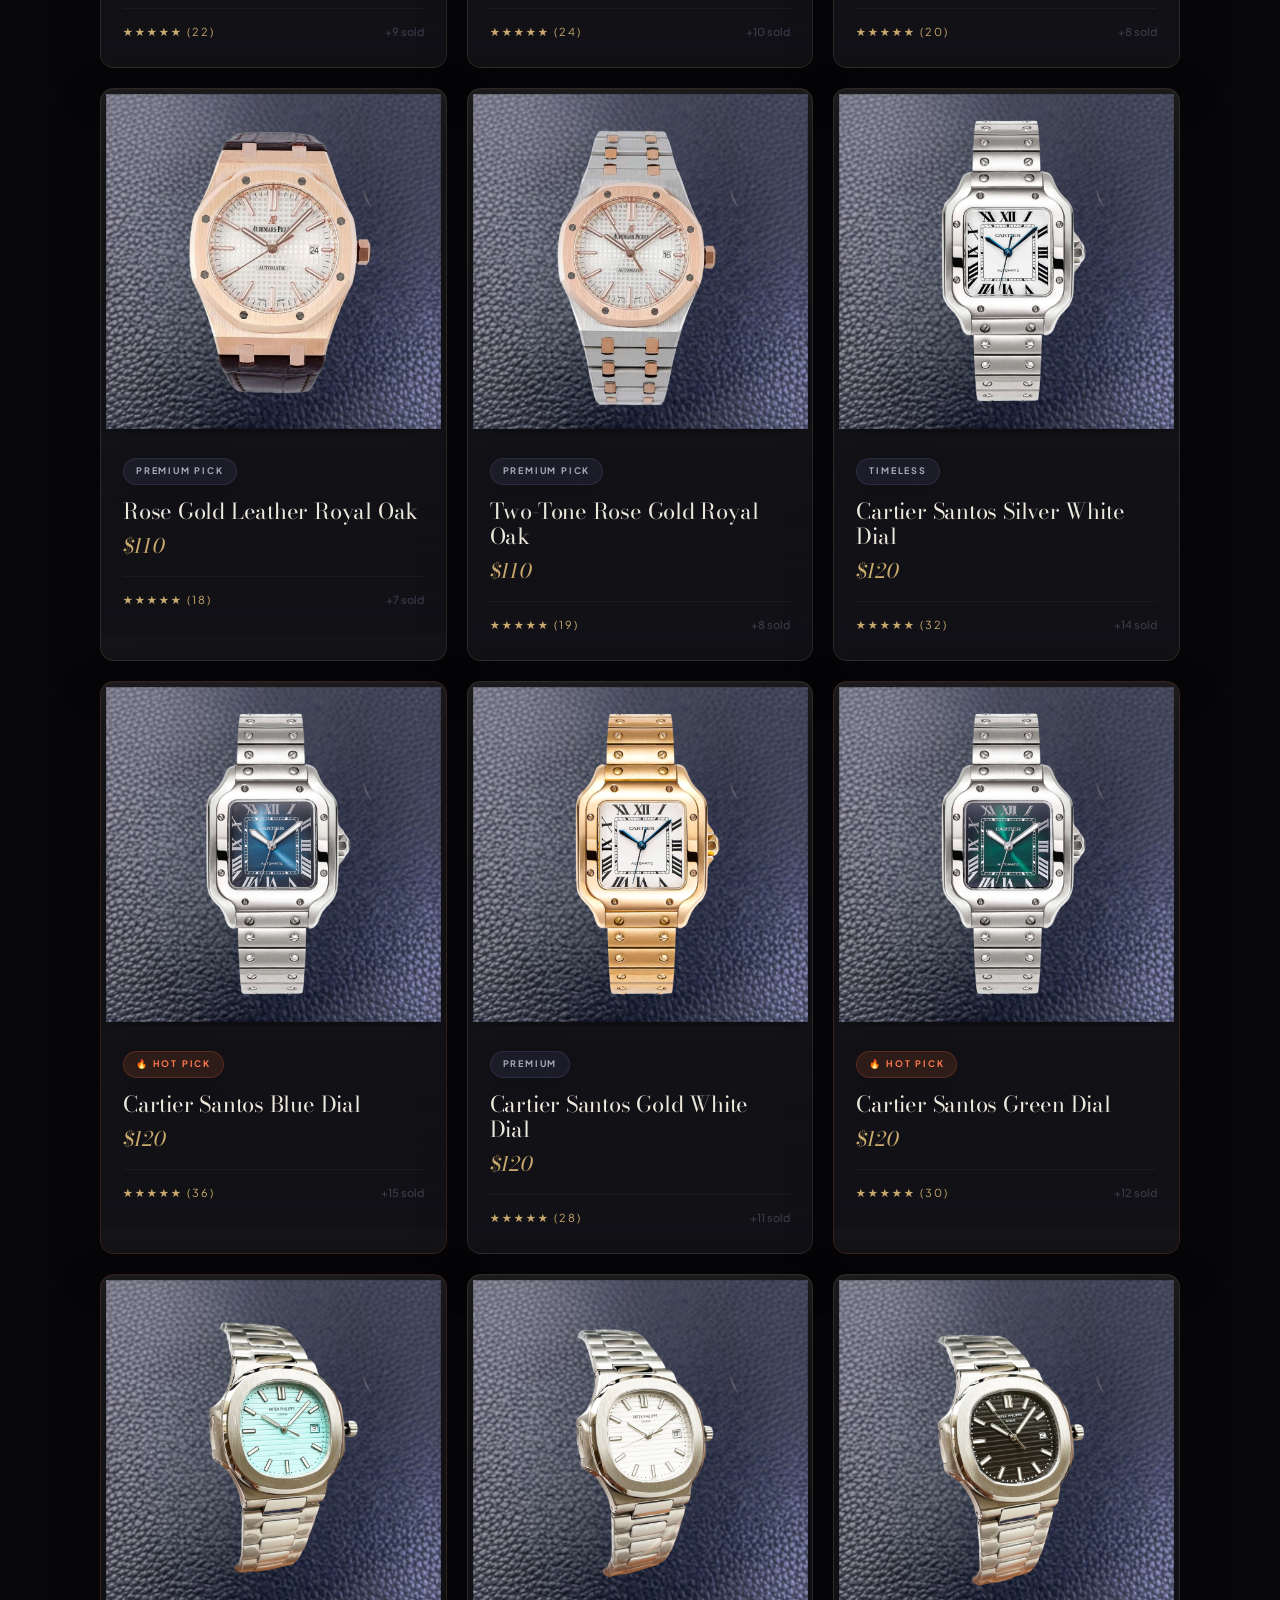
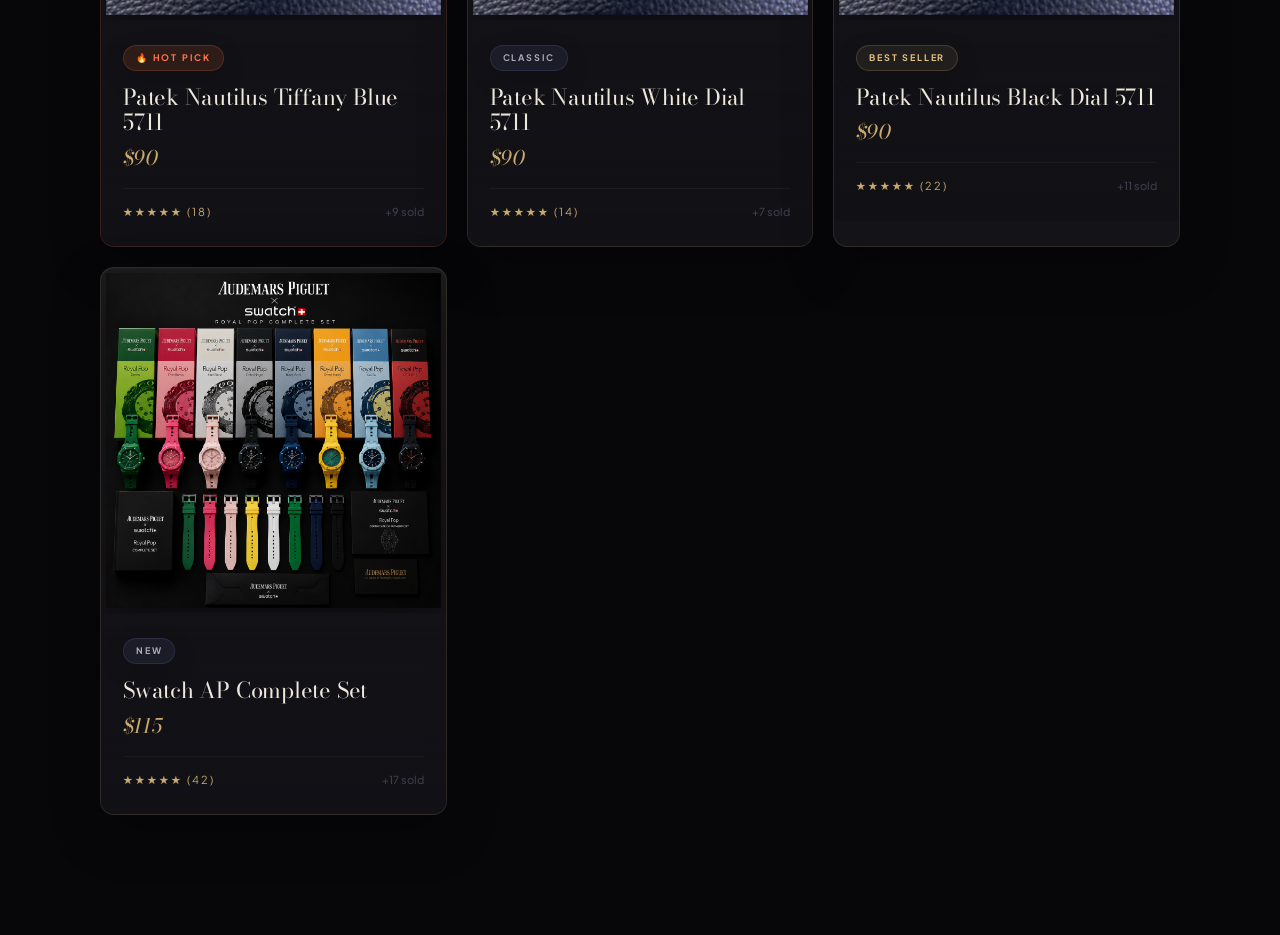
<file: products.html>
<!DOCTYPE html>
<html lang="en">
<head>
  <meta charset="UTF-8">
  <title>All Watches — Elite Time</title>
  <meta name="viewport" content="width=device-width, initial-scale=1.0">
  <meta name="description" content="Browse the full Elite Time watch collection. Premium timepieces for every style.">
  <link rel="stylesheet" href="style.css">
  <link rel="stylesheet" href="https://cdnjs.cloudflare.com/ajax/libs/font-awesome/6.5.0/css/all.min.css">
</head>
<body>
<div class="cursor-dot" id="cursorDot"></div>
<div class="cursor-ring" id="cursorRing"></div>
  <div class="luxury-particles" id="luxuryParticles"></div>
  <div class="luxury-spotlight" id="luxurySpotlight"></div>

<!-- Mobile Menu Overlay -->
<div class="mobile-menu-overlay" id="mobileMenuOverlay"></div>

<!-- Mobile Menu Drawer -->
<div class="mobile-menu-drawer" id="mobileMenuDrawer">
  <div class="mobile-menu-header">
    <span class="logo-name">Elite Time</span>
    <button class="mobile-menu-close" id="mobileMenuClose" aria-label="Close menu">
      <i class="fa-solid fa-xmark"></i>
    </button>
  </div>
  <nav class="mobile-menu-nav">
    <a href="index.html" class="mobile-nav-link">Home</a>
    <a href="index.html#shop" class="mobile-nav-link">Best Sellers</a>
    <a href="products.html" class="mobile-nav-link active">All Watches</a>
    <a href="support.html" class="mobile-nav-link">Support</a>
    <a href="cart.html" class="mobile-nav-link">Cart</a>
  </nav>
</div>

<header class="navbar" id="navbar">
  <a href="index.html" class="logo">
    <img src="logo.jpeg" alt="Elite Time">
    <div class="logo-text">
      <span class="logo-name">Elite Time</span>
      <span class="logo-tagline">Luxury Timepieces</span>
    </div>
  </a>
  <nav class="nav-center">
    <a href="index.html" class="nav-link">Home</a>
    <a href="index.html#shop" class="nav-link">Best Sellers</a>
    <a href="support.html" class="nav-link">Support</a>
  </nav>
  <div class="nav-actions">
    <button class="nav-icon-btn theme-toggle" id="themeToggle" aria-label="Toggle theme">
      <i class="fa-solid fa-sun sun"></i>
      <i class="fa-solid fa-moon moon"></i>
    </button>
    <a href="cart.html" class="nav-icon-btn cart-btn" aria-label="Cart">
      <i class="fa-solid fa-bag-shopping"></i>
      <span class="cart-count"></span>
    </a>
    <button class="nav-icon-btn mobile-menu-toggle" id="mobileMenuToggle" aria-label="Open menu" aria-expanded="false">
      <i class="fa-solid fa-bars"></i>
    </button>
  </div>
</header>

<section class="products-hero">
  <div class="section-eyebrow">The Collection</div>
  <h1 class="section-title">All <em>Timepieces</em></h1>
  <p class="section-sub" style="margin-top:14px;">Every watch curated for its design, feel, and everyday elegance. Find your signature piece.</p>
</section>

<!-- FIX: removed duplicate inline padding — padding now comes from .products-page-section in CSS only -->
<section class="products-page-section">
  <div class="products-filter-row">
    <button class="filter-btn active" data-filter="all">All Styles</button>
    <button class="filter-btn" data-filter="diver">Divers</button>
    <button class="filter-btn" data-filter="traveler">Travelers</button>
    <button class="filter-btn" data-filter="classic">Classics</button>
    <button class="filter-btn" data-filter="royal_oak">Royal Oak</button>
    <button class="filter-btn" data-filter="cartier">Cartier</button>
    <button class="filter-btn" data-filter="patek">Patek</button>
    <button class="filter-btn" data-filter="moissanite">Moissanite</button>
    <button class="filter-btn" data-filter="swatch_ap">Swatch AP</button>
  </div>

  <div class="all-products-grid" id="allProductsGrid"></div>
</section>

<div class="purchase-toast" id="purchaseToast"></div>
  <script src="script.js"></script>
</body>
</html>
</file>
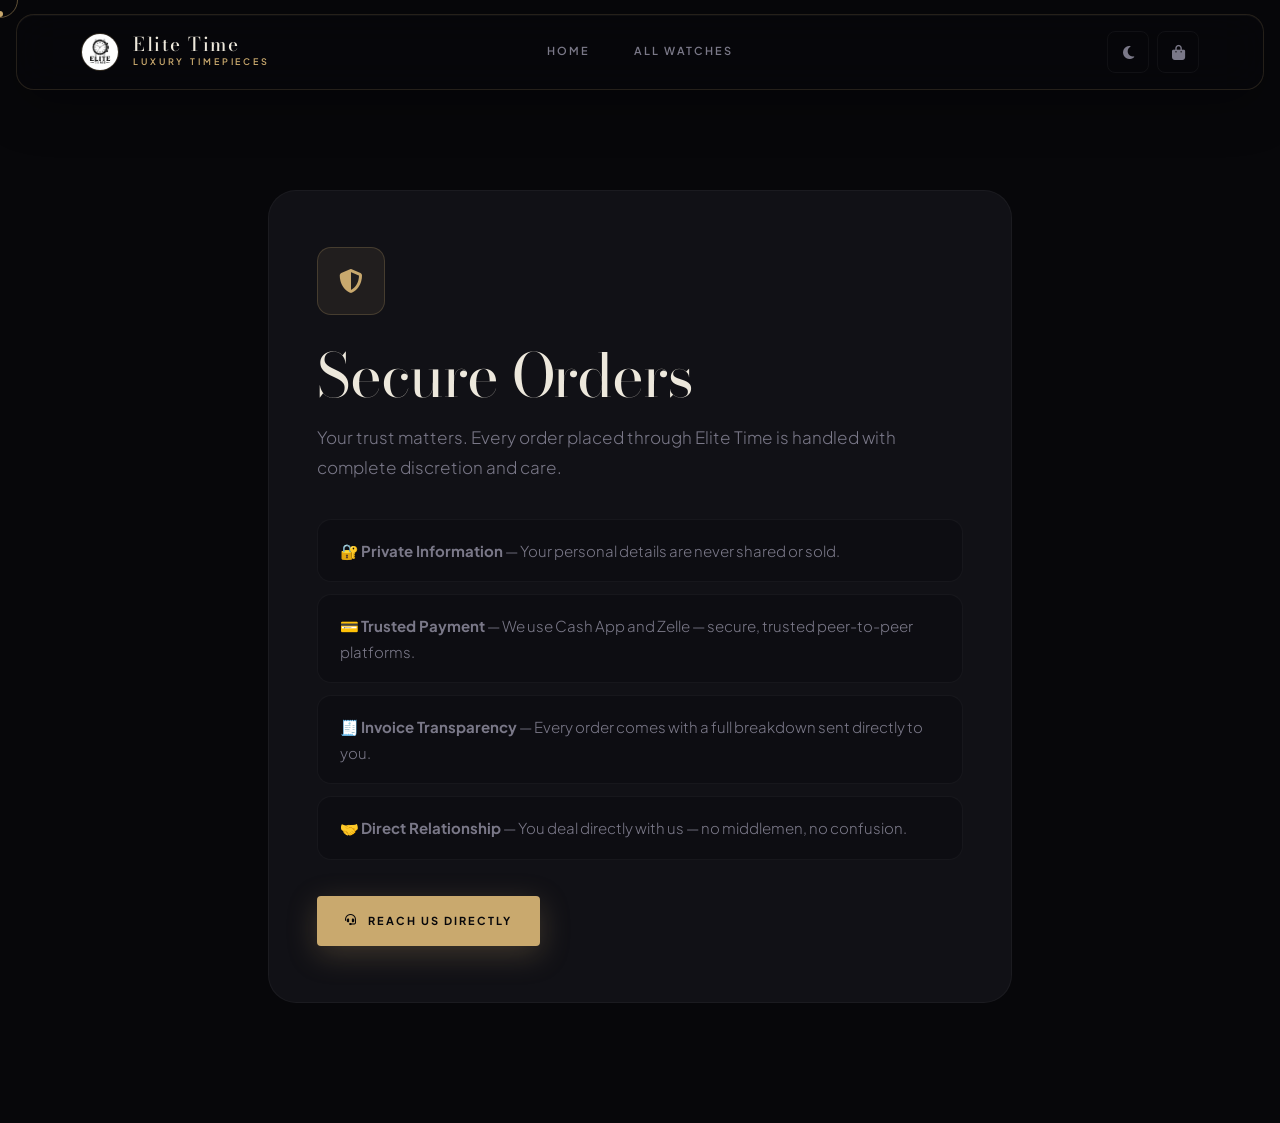
<file: secure.html>
<!DOCTYPE html>
<html lang="en">
<head>
  <meta charset="UTF-8">
  <title>Secure Orders — Elite Time</title>
  <meta name="viewport" content="width=device-width, initial-scale=1.0">
  <link rel="stylesheet" href="style.css">
  <link rel="stylesheet" href="https://cdnjs.cloudflare.com/ajax/libs/font-awesome/6.5.0/css/all.min.css">
  <meta name="viewport" content="width=device-width, initial-scale=1.0">
</head>
<body>
<div class="cursor-dot" id="cursorDot"></div>
<div class="cursor-ring" id="cursorRing"></div>
<header class="navbar" id="navbar">
  <a href="index.html" class="logo">
    <img src="logo.jpeg" alt="Elite Time">
    <div class="logo-text"><span class="logo-name">Elite Time</span><span class="logo-tagline">Luxury Timepieces</span></div>
  </a>
  <nav class="nav-center">
    <a href="index.html" class="nav-link">Home</a>
    <a href="products.html" class="nav-link">All Watches</a>
  </nav>
  <div class="nav-actions">
    <button class="nav-icon-btn theme-toggle" id="themeToggle"><i class="fa-solid fa-sun sun"></i><i class="fa-solid fa-moon moon"></i></button>
    <a href="cart.html" class="nav-icon-btn cart-btn"><i class="fa-solid fa-bag-shopping"></i><span class="cart-count"></span></a>
  </div>
</header>
<div class="info-page">
  <div class="info-card">
    <div class="info-icon-wrap"><i class="fa-solid fa-shield-halved"></i></div>
    <h1>Secure Orders</h1>
    <p class="info-subtext">Your trust matters. Every order placed through Elite Time is handled with complete discretion and care.</p>
    <div class="info-list">
      <div class="info-list-item">🔐 <strong>Private Information</strong> — Your personal details are never shared or sold.</div>
      <div class="info-list-item">💳 <strong>Trusted Payment</strong> — We use Cash App and Zelle — secure, trusted peer-to-peer platforms.</div>
      <div class="info-list-item">🧾 <strong>Invoice Transparency</strong> — Every order comes with a full breakdown sent directly to you.</div>
      <div class="info-list-item">🤝 <strong>Direct Relationship</strong> — You deal directly with us — no middlemen, no confusion.</div>
    </div>
    <div class="info-actions">
      <a href="support.html" class="gold-contact-btn"><i class="fa-solid fa-headset"></i> Reach Us Directly</a>
    </div>
  </div>
</div>
<script src="script.js"></script>
</body>
</html>
</file>
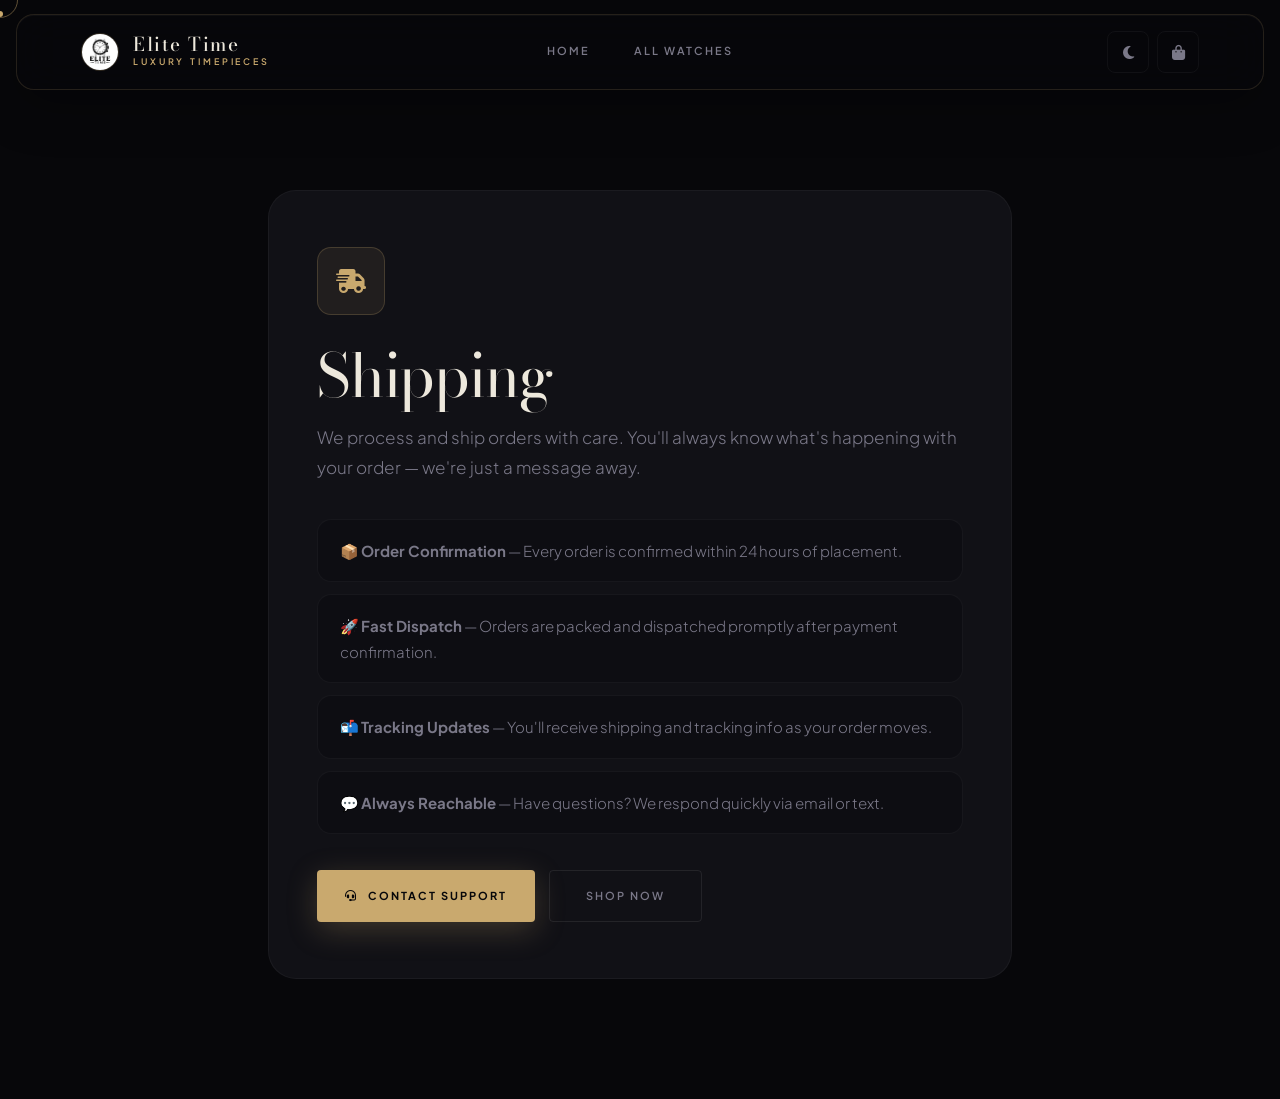
<file: shipping.html>
<!DOCTYPE html>
<html lang="en">
<head>
  <meta charset="UTF-8">
  <title>Shipping — Elite Time</title>
  <meta name="viewport" content="width=device-width, initial-scale=1.0">
  <link rel="stylesheet" href="style.css">
  <link rel="stylesheet" href="https://cdnjs.cloudflare.com/ajax/libs/font-awesome/6.5.0/css/all.min.css">
  <meta name="viewport" content="width=device-width, initial-scale=1.0">
</head>
<body>
<div class="cursor-dot" id="cursorDot"></div>
<div class="cursor-ring" id="cursorRing"></div>
<header class="navbar" id="navbar">
  <a href="index.html" class="logo">
    <img src="logo.jpeg" alt="Elite Time">
    <div class="logo-text"><span class="logo-name">Elite Time</span><span class="logo-tagline">Luxury Timepieces</span></div>
  </a>
  <nav class="nav-center">
    <a href="index.html" class="nav-link">Home</a>
    <a href="products.html" class="nav-link">All Watches</a>
  </nav>
  <div class="nav-actions">
    <button class="nav-icon-btn theme-toggle" id="themeToggle"><i class="fa-solid fa-sun sun"></i><i class="fa-solid fa-moon moon"></i></button>
    <a href="cart.html" class="nav-icon-btn cart-btn"><i class="fa-solid fa-bag-shopping"></i><span class="cart-count"></span></a>
  </div>
</header>
<div class="info-page">
  <div class="info-card">
    <div class="info-icon-wrap"><i class="fa-solid fa-truck-fast"></i></div>
    <h1>Shipping</h1>
    <p class="info-subtext">We process and ship orders with care. You'll always know what's happening with your order — we're just a message away.</p>
    <div class="info-list">
      <div class="info-list-item">📦 <strong>Order Confirmation</strong> — Every order is confirmed within 24 hours of placement.</div>
      <div class="info-list-item">🚀 <strong>Fast Dispatch</strong> — Orders are packed and dispatched promptly after payment confirmation.</div>
      <div class="info-list-item">📬 <strong>Tracking Updates</strong> — You'll receive shipping and tracking info as your order moves.</div>
      <div class="info-list-item">💬 <strong>Always Reachable</strong> — Have questions? We respond quickly via email or text.</div>
    </div>
    <div class="info-actions">
      <a href="support.html" class="gold-contact-btn"><i class="fa-solid fa-headset"></i> Contact Support</a>
      <a href="products.html" class="btn-ghost">Shop Now</a>
    </div>
  </div>
</div>
<script src="script.js"></script>
</body>
</html>
</file>
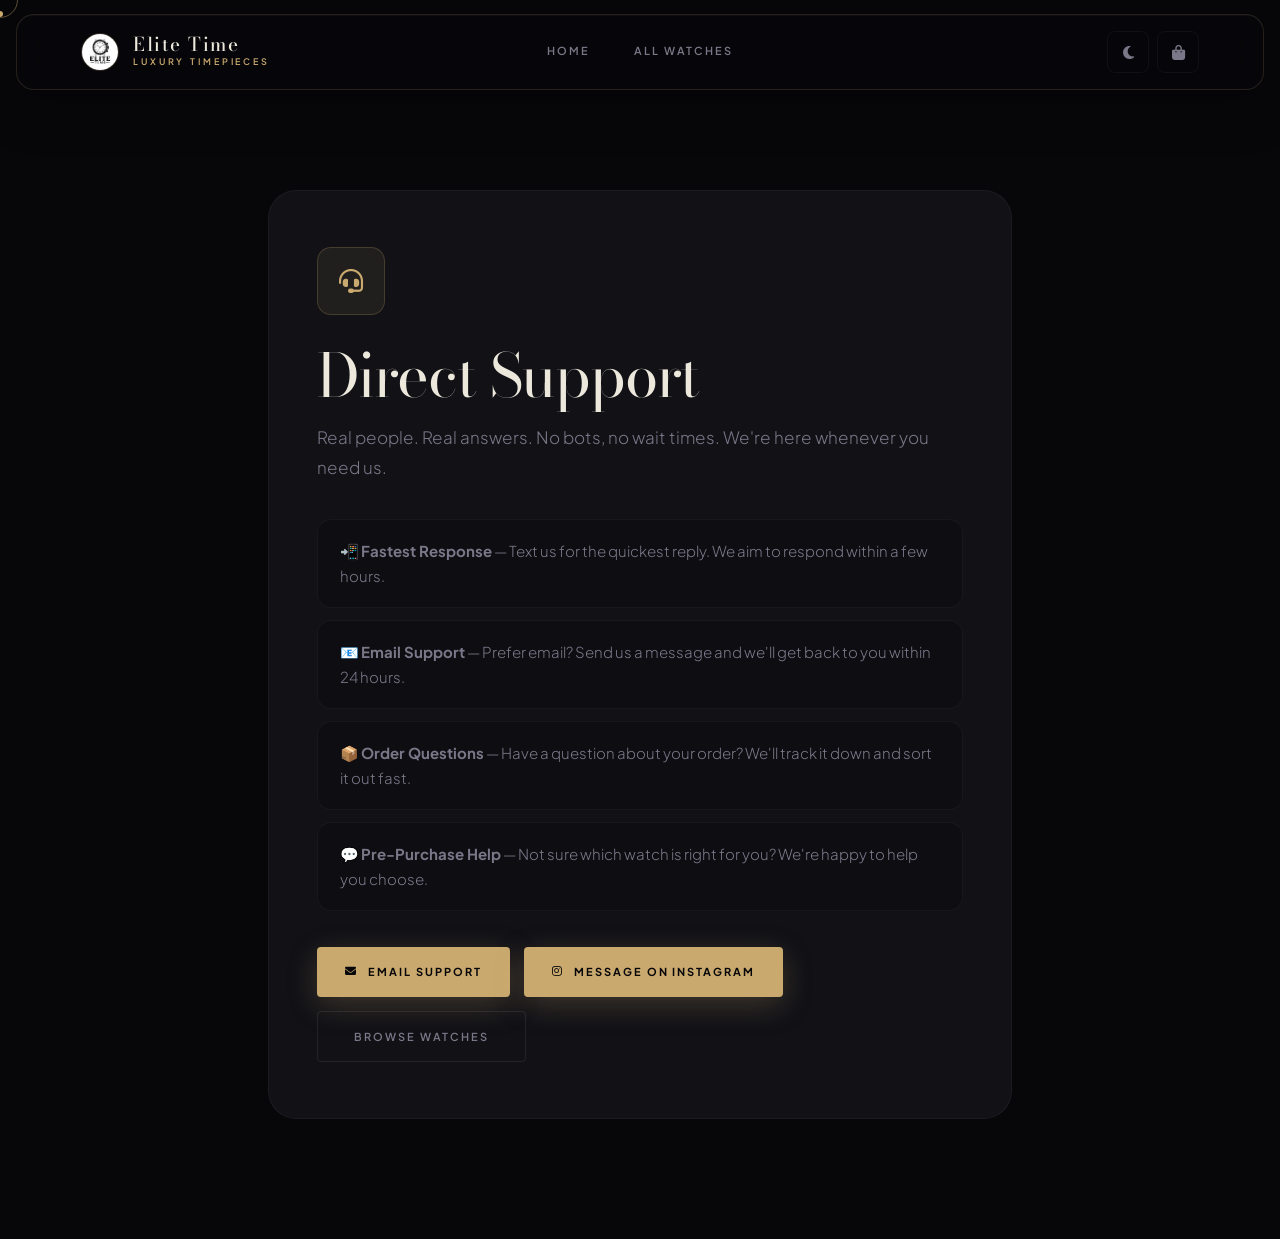
<file: support.html>
<!DOCTYPE html>
<html lang="en">
<head>
  <meta charset="UTF-8">
  <title>Support — Elite Time</title>
  <meta name="viewport" content="width=device-width, initial-scale=1.0">
  <link rel="stylesheet" href="style.css">
  <link rel="stylesheet" href="https://cdnjs.cloudflare.com/ajax/libs/font-awesome/6.5.0/css/all.min.css">
  <meta name="viewport" content="width=device-width, initial-scale=1.0">
</head>
<body>
<div class="cursor-dot" id="cursorDot"></div>
<div class="cursor-ring" id="cursorRing"></div>
<header class="navbar" id="navbar">
  <a href="index.html" class="logo">
    <img src="logo.jpeg" alt="Elite Time">
    <div class="logo-text"><span class="logo-name">Elite Time</span><span class="logo-tagline">Luxury Timepieces</span></div>
  </a>
  <nav class="nav-center">
    <a href="index.html" class="nav-link">Home</a>
    <a href="products.html" class="nav-link">All Watches</a>
  </nav>
  <div class="nav-actions">
    <button class="nav-icon-btn theme-toggle" id="themeToggle"><i class="fa-solid fa-sun sun"></i><i class="fa-solid fa-moon moon"></i></button>
    <a href="cart.html" class="nav-icon-btn cart-btn"><i class="fa-solid fa-bag-shopping"></i><span class="cart-count"></span></a>
  </div>
</header>
<div class="info-page">
  <div class="info-card">
    <div class="info-icon-wrap"><i class="fa-solid fa-headset"></i></div>
    <h1>Direct Support</h1>
    <p class="info-subtext">Real people. Real answers. No bots, no wait times. We're here whenever you need us.</p>
    <div class="info-list">
      <div class="info-list-item">📲 <strong>Fastest Response</strong> — Text us for the quickest reply. We aim to respond within a few hours.</div>
      <div class="info-list-item">📧 <strong>Email Support</strong> — Prefer email? Send us a message and we'll get back to you within 24 hours.</div>
      <div class="info-list-item">📦 <strong>Order Questions</strong> — Have a question about your order? We'll track it down and sort it out fast.</div>
      <div class="info-list-item">💬 <strong>Pre-Purchase Help</strong> — Not sure which watch is right for you? We're happy to help you choose.</div>
    </div>
    <div class="info-actions">

  <!-- EMAIL BUTTON (AUTO FILLED) -->
  <a href="mailto:Natemathew07@gmail.com?subject=Support Request - Elite Time&body=Hey Elite Time,%0D%0A%0D%0AName:%0D%0AQuestion:%0D%0A%0D%0AThanks."
   class="gold-contact-btn">
  <i class="fa-solid fa-envelope"></i> Email Support
</a>

  <!-- INSTAGRAM DIRECT SUPPORT -->
  <a href="https://instagram.com/Skidz7722" target="_blank" class="gold-contact-btn">
    <i class="fa-brands fa-instagram"></i> Message on Instagram
  </a>

  <!-- KEEP THIS -->
  <a href="products.html" class="btn-ghost">Browse Watches</a>

</div>
  </div>
</div>
<script src="script.js"></script>
</body>
</html>
</file>
<file: style.css>
/* =============================================
   ELITE TIME — PROFESSIONAL REDESIGN
   Bodoni Moda × Plus Jakarta Sans
   Ultra-Luxury Editorial Aesthetic
   ============================================= */

@import url('https://fonts.googleapis.com/css2?family=Bodoni+Moda:ital,opsz,wght@0,6..96,300;0,6..96,400;0,6..96,500;0,6..96,600;1,6..96,300;1,6..96,400;1,6..96,500&family=Plus+Jakarta+Sans:wght@300;400;500;600;700&display=swap');

/* ============================================
   DESIGN TOKENS
   ============================================ */
:root {
  --bg:          #07070A;
  --bg-2:        #0D0D12;
  --bg-card:     #111116;
  --bg-elevated: #181820;
  --border:      rgba(255,255,255,0.045);
  --border-mid:  rgba(255,255,255,0.08);
  --border-gold: rgba(201,169,110,0.22);
  --gold:        #C9A96E;
  --gold-bright: #E2C384;
  --gold-dim:    rgba(201,169,110,0.09);
  --gold-glow:   rgba(201,169,110,0.15);
  --text:        #EDE8DC;
  --text-muted:  #7A7888;
  --text-dim:    #3C3C4C;
  --text-xdim:   #252530;
  --font-display: 'Bodoni Moda', 'Times New Roman', Georgia, serif;
  --font-body:    'Plus Jakarta Sans', system-ui, -apple-system, sans-serif;
  --r-xs:  4px;
  --r-sm:  8px;
  --r-md:  14px;
  --r-lg:  20px;
  --r-xl:  28px;
  --r-full: 999px;
  --shadow-sm:   0 4px 16px rgba(0,0,0,0.3);
  --shadow-md:   0 12px 40px rgba(0,0,0,0.5);
  --shadow-lg:   0 24px 80px rgba(0,0,0,0.7);
  --shadow-gold: 0 20px 60px rgba(201,169,110,0.12);
  --ease:        cubic-bezier(0.4, 0, 0.2, 1);
  --ease-out:    cubic-bezier(0, 0, 0.2, 1);
  --ease-spring: cubic-bezier(0.34, 1.56, 0.64, 1);
  --dur-fast:    0.18s;
  --dur-mid:     0.32s;
  --dur-slow:    0.55s;
}

body.light-mode {
  --bg:          #F5F2EC;
  --bg-2:        #EDE9E0;
  --bg-card:     #FFFFFF;
  --bg-elevated: #F9F7F3;
  --border:      rgba(0,0,0,0.055);
  --border-mid:  rgba(0,0,0,0.1);
  --border-gold: rgba(170,130,60,0.22);
  --gold:        #A8782A;
  --gold-bright: #C99840;
  --gold-dim:    rgba(168,120,42,0.09);
  --gold-glow:   rgba(168,120,42,0.13);
  --text:        #18181F;
  --text-muted:  #666678;
  --text-dim:    #B0B0C0;
  --text-xdim:   #D0D0DC;
  --shadow-sm:   0 2px 12px rgba(0,0,0,0.06);
  --shadow-md:   0 8px 32px rgba(0,0,0,0.10);
  --shadow-lg:   0 20px 60px rgba(0,0,0,0.14);
  --shadow-gold: 0 16px 48px rgba(168,120,42,0.12);
}

/* ============================================
   RESET & BASE
   ============================================ */
*, *::before, *::after { box-sizing: border-box; margin: 0; padding: 0; }

html { scroll-behavior: smooth; -webkit-font-smoothing: antialiased; -moz-osx-font-smoothing: grayscale; }

::-webkit-scrollbar { width: 4px; }
::-webkit-scrollbar-track { background: var(--bg); }
::-webkit-scrollbar-thumb { background: var(--border-gold); border-radius: 2px; }
::-webkit-scrollbar-thumb:hover { background: var(--gold); }

body {
  font-family: var(--font-body);
  background: var(--bg);
  color: var(--text);
  line-height: 1.6;
  overflow-x: hidden;
  transition: background var(--dur-slow) var(--ease), color var(--dur-slow) var(--ease);
  cursor: none;
}

@media (hover: none) {
  body { cursor: auto; }
  .cursor-dot, .cursor-ring { display: none !important; }
}

a { text-decoration: none; color: inherit; }
img { display: block; max-width: 100%; }
h1, h2, h3, h4 { font-family: var(--font-display); font-weight: 400; line-height: 1.08; }

/* ============================================
   CURSOR
   ============================================ */
.cursor-dot {
  position: fixed;
  width: 6px;
  height: 6px;
  background: var(--gold);
  border-radius: 50%;
  pointer-events: none;
  z-index: 100001;
  transform: translate(-50%, -50%);
  transition: opacity var(--dur-fast) var(--ease);
  will-change: left, top;
}

.cursor-ring {
  position: fixed;
  width: 36px;
  height: 36px;
  border: 1px solid rgba(201,169,110,0.45);
  border-radius: 50%;
  pointer-events: none;
  z-index: 100000;
  transform: translate(-50%, -50%);
  transition:
    width var(--dur-mid) var(--ease),
    height var(--dur-mid) var(--ease),
    border-color var(--dur-mid) var(--ease),
    opacity var(--dur-fast) var(--ease),
    left 0.08s linear,
    top 0.08s linear;
  will-change: left, top;
}

.cursor-ring.hover {
  width: 52px;
  height: 52px;
  border-color: rgba(201,169,110,0.7);
}

/* ============================================
   SCROLL REVEAL
   ============================================ */
.reveal {
  opacity: 0;
  transform: translateY(28px);
  transition: opacity 0.7s var(--ease-out), transform 0.7s var(--ease-out);
}
.reveal.visible { opacity: 1; transform: translateY(0); }
.reveal-delay-1 { transition-delay: 0.1s; }
.reveal-delay-2 { transition-delay: 0.2s; }
.reveal-delay-3 { transition-delay: 0.3s; }
.reveal-delay-4 { transition-delay: 0.4s; }
.reveal-delay-5 { transition-delay: 0.5s; }

/* ============================================
   NAVBAR
   ============================================ */
.navbar {
  position: sticky;
  top: 0;
  z-index: 1000;
  display: flex;
  align-items: center;
  justify-content: space-between;
  padding: 0 64px;
  height: 76px;
  background: rgba(7,7,10,0.80);
  backdrop-filter: blur(24px) saturate(180%);
  -webkit-backdrop-filter: blur(24px) saturate(180%);
  border-bottom: 1px solid var(--border);
  transition: height var(--dur-mid) var(--ease), background var(--dur-slow) var(--ease);
}

body.light-mode .navbar { background: rgba(245,242,236,0.82); }
.navbar.scrolled { height: 62px; border-bottom-color: var(--border-mid); }

.logo { display: flex; align-items: center; gap: 14px; flex-shrink: 0; }
.logo img { height: 38px; width: 38px; border-radius: 50%; object-fit: cover; border: 1px solid var(--border-gold); transition: border-color var(--dur-mid) var(--ease); }
.logo:hover img { border-color: var(--gold); }
.logo-text { display: flex; flex-direction: column; gap: 1px; }
.logo-name { font-family: var(--font-display); font-size: 19px; font-weight: 500; letter-spacing: 0.08em; color: var(--text); line-height: 1; }
.logo-tagline { font-size: 9px; letter-spacing: 0.32em; text-transform: uppercase; color: var(--gold); font-weight: 600; font-family: var(--font-body); }

.nav-center { display: flex; gap: 44px; position: absolute; left: 50%; transform: translateX(-50%); }

.nav-link {
  font-size: 11px; letter-spacing: 0.18em; text-transform: uppercase; font-weight: 600;
  color: var(--text-muted); transition: color var(--dur-fast) var(--ease);
  position: relative; padding-bottom: 2px;
}
.nav-link::after { content: ''; position: absolute; bottom: -2px; left: 0; width: 0; height: 1px; background: var(--gold); transition: width var(--dur-mid) var(--ease-out); }
.nav-link:hover { color: var(--text); }
.nav-link:hover::after { width: 100%; }

.nav-actions { display: flex; align-items: center; gap: 8px; }

.nav-icon-btn {
  position: relative;
  display: inline-flex; align-items: center; justify-content: center;
  width: 42px; height: 42px; border-radius: var(--r-sm);
  border: 1px solid var(--border); background: transparent;
  color: var(--text-muted); font-size: 15px; cursor: none;
  transition: color var(--dur-fast) var(--ease), border-color var(--dur-fast) var(--ease),
              background var(--dur-fast) var(--ease), transform var(--dur-fast) var(--ease-spring);
}
.nav-icon-btn:hover { color: var(--gold); border-color: var(--border-gold); background: var(--gold-dim); transform: translateY(-2px); }

.cart-count {
  position: absolute; top: -7px; right: -7px;
  min-width: 18px; height: 18px;
  background: var(--gold); color: var(--bg);
  font-size: 9px; font-weight: 700; border-radius: var(--r-full);
  display: none; align-items: center; justify-content: center;
  padding: 0 4px; border: 2px solid var(--bg); font-family: var(--font-body);
}

.theme-toggle .sun { display: none; }
.theme-toggle .moon { display: block; }
body.light-mode .theme-toggle .sun { display: block; }
body.light-mode .theme-toggle .moon { display: none; }

/* ============================================
   HERO — CINEMATIC SPLIT
   ============================================ */
.hero {
  display: grid;
  grid-template-columns: 1fr 1fr;
  min-height: calc(100vh - 76px);
  overflow: hidden;
}

.hero-left {
  display: flex;
  flex-direction: column;
  justify-content: center;
  padding: 100px 64px 100px 100px;
  position: relative;
  z-index: 2;
}

.hero-left::before {
  content: '';
  position: absolute;
  width: 500px; height: 500px;
  background: radial-gradient(circle, rgba(201,169,110,0.07) 0%, transparent 65%);
  top: 50%; left: 0; transform: translateY(-50%);
  pointer-events: none;
}

.hero-eyebrow {
  display: flex; align-items: center; gap: 14px;
  font-size: 10px; letter-spacing: 0.3em; text-transform: uppercase;
  color: var(--gold); font-weight: 600; margin-bottom: 32px; font-family: var(--font-body);
}
.hero-eyebrow::before { content: ''; width: 40px; height: 1px; background: linear-gradient(90deg, var(--gold), transparent); flex-shrink: 0; }

.hero-heading {
  font-size: clamp(64px, 6.5vw, 106px);
  font-weight: 400; line-height: 0.96;
  letter-spacing: -0.02em; color: var(--text); margin-bottom: 32px;
}
.hero-heading em { font-style: italic; color: var(--gold); font-weight: 300; display: block; }

.hero-sub { font-size: 16px; color: var(--text-muted); line-height: 1.8; max-width: 420px; font-weight: 300; margin-bottom: 52px; }

.hero-ctas { display: flex; gap: 14px; align-items: center; flex-wrap: wrap; margin-bottom: 60px; }

.hero-stats { display: flex; gap: 44px; padding-top: 40px; border-top: 1px solid var(--border); }
.hero-stat-num { display: block; font-family: var(--font-display); font-size: 38px; font-weight: 400; color: var(--text); line-height: 1; margin-bottom: 4px; }
.hero-stat-label { font-size: 10px; letter-spacing: 0.2em; text-transform: uppercase; color: var(--text-muted); font-weight: 600; }

.hero-right { position: relative; overflow: hidden; background: var(--bg-2); }

.hero-img-frame { position: absolute; inset: 0; }
.hero-img-frame img { width: 100%; height: 100%; object-fit: cover; object-position: center top; transition: transform 8s var(--ease); transform: scale(1.05); }
.hero:hover .hero-img-frame img { transform: scale(1.08); }

.hero-right::before {
  content: '';
  position: absolute; inset: 0;
  background: linear-gradient(90deg, var(--bg) 0%, transparent 20%);
  z-index: 2; pointer-events: none;
}

.hero-badge {
  position: absolute; bottom: 40px; right: 40px; z-index: 4;
  background: rgba(7,7,10,0.75); backdrop-filter: blur(16px); -webkit-backdrop-filter: blur(16px);
  border: 1px solid var(--border-gold); border-radius: var(--r-md);
  padding: 16px 22px; animation: heroFloat 6s ease-in-out infinite;
}
body.light-mode .hero-badge { background: rgba(245,242,236,0.82); }
.hero-badge-label { font-size: 9px; letter-spacing: 0.28em; text-transform: uppercase; color: var(--gold); font-weight: 700; margin-bottom: 6px; font-family: var(--font-body); }
.hero-badge-value { font-family: var(--font-display); font-size: 18px; color: var(--text); font-weight: 400; font-style: italic; }

@keyframes heroFloat {
  0%, 100% { transform: translateY(0px); }
  50%       { transform: translateY(-8px); }
}

/* ============================================
   BUTTONS
   ============================================ */
.btn-primary {
  display: inline-flex; align-items: center; gap: 12px;
  padding: 16px 36px; border-radius: var(--r-xs);
  background: var(--gold); color: #080810;
  font-family: var(--font-body); font-size: 11px; font-weight: 700;
  letter-spacing: 0.18em; text-transform: uppercase; cursor: none; border: none;
  transition: background var(--dur-fast) var(--ease), transform var(--dur-fast) var(--ease-spring), box-shadow var(--dur-fast) var(--ease);
  box-shadow: 0 8px 32px rgba(201,169,110,0.28); position: relative; overflow: hidden;
}
.btn-primary::before { content: ''; position: absolute; inset: 0; background: linear-gradient(135deg, rgba(255,255,255,0.12) 0%, transparent 60%); pointer-events: none; }
.btn-primary:hover { background: var(--gold-bright); transform: translateY(-3px); box-shadow: 0 16px 48px rgba(201,169,110,0.38); }

.btn-ghost {
  display: inline-flex; align-items: center; gap: 12px;
  padding: 16px 36px; border-radius: var(--r-xs);
  background: transparent; color: var(--text-muted);
  font-family: var(--font-body); font-size: 11px; font-weight: 600;
  letter-spacing: 0.18em; text-transform: uppercase; cursor: none;
  border: 1px solid var(--border-mid);
  transition: color var(--dur-fast) var(--ease), border-color var(--dur-fast) var(--ease), transform var(--dur-fast) var(--ease-spring);
}
.btn-ghost:hover { color: var(--gold); border-color: var(--border-gold); transform: translateY(-3px); }

/* ============================================
   TICKER
   ============================================ */
.ticker-bar {
  border-top: 1px solid var(--border);
  border-bottom: 1px solid var(--border);
  background: var(--bg-2); overflow: hidden; position: relative;
}
.ticker-bar::before, .ticker-bar::after {
  content: ''; position: absolute; top: 0; bottom: 0; width: 80px; z-index: 2; pointer-events: none;
}
.ticker-bar::before { left: 0; background: linear-gradient(90deg, var(--bg-2), transparent); }
.ticker-bar::after { right: 0; background: linear-gradient(-90deg, var(--bg-2), transparent); }

.ticker-track { display: inline-flex; align-items: center; animation: tickerScroll 32s linear infinite; white-space: nowrap; }

.ticker-item {
  display: inline-flex; align-items: center; gap: 24px;
  font-size: 10px; letter-spacing: 0.24em; text-transform: uppercase;
  font-weight: 600; color: var(--text-muted);
  padding: 16px 40px; border-right: 1px solid var(--border);
  transition: color var(--dur-fast) var(--ease);
}
.ticker-item:hover { color: var(--gold); }
.ticker-dot { width: 3px; height: 3px; border-radius: 50%; background: var(--gold); flex-shrink: 0; opacity: 0.6; }

@keyframes tickerScroll {
  from { transform: translateX(0); }
  to   { transform: translateX(-50%); }
}

/* ============================================
   BRAND STATEMENT
   ============================================ */
.brand-section {
  padding: 130px 100px; text-align: center;
  background: var(--bg); position: relative; overflow: hidden;
}
.brand-section::before {
  content: ''; position: absolute;
  width: 800px; height: 800px; border-radius: 50%;
  background: radial-gradient(circle, rgba(201,169,110,0.055) 0%, transparent 65%);
  top: 50%; left: 50%; transform: translate(-50%, -50%); pointer-events: none;
}

.brand-quote {
  font-family: var(--font-display); font-size: clamp(32px, 4vw, 62px);
  font-weight: 300; font-style: italic; color: var(--text);
  max-width: 1000px; margin: 0 auto 36px; line-height: 1.2;
  letter-spacing: -0.01em; position: relative; z-index: 1;
}

.gold-rule {
  display: flex; align-items: center; justify-content: center;
  gap: 16px; margin: 36px auto; position: relative; z-index: 1;
}
.gold-rule::before { content: ''; width: 80px; height: 1px; background: linear-gradient(90deg, transparent, var(--gold)); }
.gold-rule::after  { content: ''; width: 80px; height: 1px; background: linear-gradient(-90deg, transparent, var(--gold)); }
.gold-rule-diamond { width: 5px; height: 5px; background: var(--gold); transform: rotate(45deg); flex-shrink: 0; }

.brand-sub { font-size: 16px; color: var(--text-muted); max-width: 580px; margin: 0 auto; font-weight: 300; line-height: 1.85; position: relative; z-index: 1; }

/* ============================================
   SECTION LAYOUT
   ============================================ */
.section { padding: 120px 100px; }
.section-sm { padding: 80px 100px; }

.section-header { margin-bottom: 64px; }

.section-eyebrow {
  display: inline-flex; align-items: center; gap: 14px;
  font-size: 10px; letter-spacing: 0.3em; text-transform: uppercase;
  color: var(--gold); font-weight: 700; margin-bottom: 18px; font-family: var(--font-body);
}
.section-eyebrow::before { content: ''; width: 28px; height: 1px; background: var(--gold); flex-shrink: 0; }

.section-title { font-family: var(--font-display); font-size: clamp(44px, 4.5vw, 72px); font-weight: 400; color: var(--text); line-height: 1.0; letter-spacing: -0.02em; }
.section-title em { font-style: italic; color: var(--gold); font-weight: 300; }
.section-sub { font-size: 16px; color: var(--text-muted); font-weight: 300; margin-top: 16px; max-width: 520px; line-height: 1.8; }

/* ============================================
   PRODUCT CARDS
   ============================================ */
.products-grid {
  display: grid;
  grid-template-columns: repeat(auto-fill, minmax(280px, 1fr));
  gap: 20px;
}

.watch-card {
  position: relative; background: var(--bg-card);
  border: 1px solid var(--border); border-radius: var(--r-md);
  overflow: hidden; display: block; color: inherit; cursor: none;
  transition: border-color var(--dur-mid) var(--ease),
              transform var(--dur-mid) var(--ease-spring),
              box-shadow var(--dur-mid) var(--ease);
}
.watch-card:hover { border-color: var(--border-gold); transform: translateY(-8px); box-shadow: var(--shadow-gold), var(--shadow-lg); }

.watch-card-img-wrap { position: relative; overflow: hidden; aspect-ratio: 1; }
.watch-card-img { width: 100%; height: 100%; object-fit: cover; display: block; transition: transform 0.7s var(--ease); }
.watch-card:hover .watch-card-img { transform: scale(1.08); }

.watch-card-overlay {
  position: absolute; inset: 0;
  background: linear-gradient(to top, rgba(7,7,10,0.85) 0%, transparent 60%);
  display: flex; align-items: flex-end; justify-content: center;
  padding-bottom: 24px; opacity: 0;
  transition: opacity var(--dur-mid) var(--ease);
}
.watch-card:hover .watch-card-overlay { opacity: 1; }

.watch-card-cta {
  font-size: 10px; letter-spacing: 0.24em; text-transform: uppercase;
  font-weight: 700; color: var(--gold-bright); font-family: var(--font-body);
  display: flex; align-items: center; gap: 8px;
}
.watch-card-cta::after { content: '→'; transition: transform var(--dur-fast) var(--ease); }
.watch-card:hover .watch-card-cta::after { transform: translateX(4px); }

.watch-card-body { padding: 22px 22px 26px; }

.watch-card-badge {
  display: inline-flex; align-items: center;
  font-size: 9px; letter-spacing: 0.2em; text-transform: uppercase;
  font-weight: 700; padding: 5px 12px; border-radius: var(--r-full);
  margin-bottom: 14px; font-family: var(--font-body);
}
.badge-hot     { background: rgba(255,110,50,0.12); color: #FF7A50; border: 1px solid rgba(255,110,50,0.2); }
.badge-best    { background: var(--gold-dim); color: var(--gold-bright); border: 1px solid var(--border-gold); }
.badge-low     { background: rgba(240,190,60,0.10); color: #E8C44A; border: 1px solid rgba(240,190,60,0.18); }
.badge-popular { background: rgba(130,130,200,0.10); color: #AAB; border: 1px solid rgba(130,130,200,0.16); }

.watch-card-name { font-family: var(--font-display); font-size: 22px; font-weight: 400; color: var(--text); margin-bottom: 6px; line-height: 1.15; letter-spacing: -0.01em; }
.watch-card-price { font-family: var(--font-display); font-size: 20px; font-weight: 400; font-style: italic; color: var(--gold); margin-bottom: 14px; }
.watch-card-meta { display: flex; align-items: center; justify-content: space-between; padding-top: 14px; border-top: 1px solid var(--border); }
.watch-card-stars { font-size: 11px; color: var(--gold); letter-spacing: 2px; }
.watch-card-sold { font-size: 11px; color: var(--text-dim); font-weight: 500; }
.watch-card.hot-pick { border-color: rgba(255,110,50,0.14); }

/* ============================================
   TRUST SECTION
   ============================================ */
.trust-section { padding: 80px 100px; background: var(--bg-2); border-top: 1px solid var(--border); border-bottom: 1px solid var(--border); }
.trust-grid { display: grid; grid-template-columns: repeat(4, 1fr); gap: 16px; margin-top: 56px; }

.trust-card {
  background: var(--bg-card); border: 1px solid var(--border);
  border-radius: var(--r-lg); padding: 36px 28px; text-align: center;
  cursor: none; display: block; position: relative; overflow: hidden;
  transition: border-color var(--dur-mid) var(--ease), transform var(--dur-mid) var(--ease-spring), box-shadow var(--dur-mid) var(--ease);
}
.trust-card::before {
  content: ''; position: absolute; inset: 0;
  background: radial-gradient(circle at 50% 0%, var(--gold-glow) 0%, transparent 70%);
  opacity: 0; transition: opacity var(--dur-mid) var(--ease); pointer-events: none;
}
.trust-card:hover::before { opacity: 1; }
.trust-card:hover { border-color: var(--border-gold); transform: translateY(-6px); box-shadow: var(--shadow-gold); }

.trust-icon {
  width: 56px; height: 56px; border-radius: var(--r-md);
  background: var(--gold-dim); border: 1px solid var(--border-gold);
  display: flex; align-items: center; justify-content: center;
  margin: 0 auto 20px; font-size: 20px; color: var(--gold);
  transition: background var(--dur-mid) var(--ease), color var(--dur-mid) var(--ease); position: relative; z-index: 1;
}
.trust-card:hover .trust-icon { background: var(--gold); color: var(--bg); }

.trust-title { font-family: var(--font-display); font-size: 19px; font-weight: 400; color: var(--text); margin-bottom: 10px; position: relative; z-index: 1; }
.trust-desc { font-size: 13px; color: var(--text-muted); font-weight: 300; line-height: 1.7; position: relative; z-index: 1; }

/* ============================================
   HOW IT WORKS
   ============================================ */
.steps-section { padding: 120px 100px; background: var(--bg); border-top: 1px solid var(--border); }
.steps-grid { display: grid; grid-template-columns: repeat(3,1fr); gap: 2px; margin-top: 72px; background: var(--border); border: 1px solid var(--border); border-radius: var(--r-lg); overflow: hidden; }
.step-item { background: var(--bg-card); padding: 52px 44px; text-align: center; transition: background var(--dur-mid) var(--ease); }
.step-item:hover { background: var(--bg-elevated); }
.step-number { font-family: var(--font-display); font-size: 80px; font-weight: 300; font-style: italic; color: var(--gold); opacity: 0.18; line-height: 1; margin-bottom: 20px; display: block; transition: opacity var(--dur-mid) var(--ease); }
.step-item:hover .step-number { opacity: 0.32; }
.step-title { font-family: var(--font-display); font-size: 22px; font-weight: 400; color: var(--text); margin-bottom: 12px; letter-spacing: -0.01em; }
.step-desc { font-size: 14px; color: var(--text-muted); font-weight: 300; line-height: 1.75; }

/* ============================================
   FOOTER
   ============================================ */
footer { background: var(--bg-2); border-top: 1px solid var(--border); }
.footer-top { display: grid; grid-template-columns: 1.8fr 1fr 1fr; gap: 80px; padding: 80px 100px 64px; border-bottom: 1px solid var(--border); }
.footer-brand .logo-name { font-family: var(--font-display); font-size: 28px; font-weight: 400; display: block; margin-bottom: 16px; color: var(--text); }
.footer-brand p { font-size: 14px; color: var(--text-muted); line-height: 1.85; max-width: 280px; font-weight: 300; }
.footer-col h4 { font-size: 9px; letter-spacing: 0.3em; text-transform: uppercase; color: var(--gold); font-weight: 700; font-family: var(--font-body); margin-bottom: 24px; }
.footer-links { list-style: none; display: flex; flex-direction: column; gap: 12px; }
.footer-links a { font-size: 14px; color: var(--text-muted); font-weight: 300; transition: color var(--dur-fast) var(--ease); cursor: none; }
.footer-links a:hover { color: var(--text); }
.footer-bottom { padding: 24px 100px; display: flex; align-items: center; justify-content: space-between; }
.footer-copy { font-size: 12px; color: var(--text-dim); font-weight: 400; }

/* ============================================
   PRODUCT PAGE
   ============================================ */
.product-layout { display: grid; grid-template-columns: 1.1fr 0.9fr; gap: 80px; align-items: start; padding: 80px 100px 60px; }
.product-gallery-wrap { position: sticky; top: 96px; }
.product-main-img { width: 100%; border-radius: var(--r-lg); box-shadow: var(--shadow-lg); border: 1px solid var(--border); display: block; object-fit: cover; }
.product-thumbs-row { display: flex; gap: 8px; margin-top: 12px; flex-wrap: wrap; }
.product-thumb { width: 76px; height: 76px; object-fit: cover; border-radius: var(--r-sm); border: 1px solid var(--border); cursor: none; transition: border-color var(--dur-fast) var(--ease), box-shadow var(--dur-fast) var(--ease); }
.product-thumb:hover, .product-thumb.active-thumb { border-color: var(--gold); box-shadow: 0 0 0 2px var(--gold-dim); }

.product-info { padding-top: 8px; }
.product-eyebrow { font-size: 10px; letter-spacing: 0.3em; text-transform: uppercase; color: var(--gold); font-weight: 700; margin-bottom: 14px; font-family: var(--font-body); display: flex; align-items: center; gap: 12px; }
.product-eyebrow::before { content: ''; width: 24px; height: 1px; background: var(--gold); }
.product-name { font-family: var(--font-display); font-size: clamp(40px, 4.5vw, 62px); font-weight: 400; color: var(--text); line-height: 1.0; margin-bottom: 18px; letter-spacing: -0.02em; }
.product-rating { display: flex; align-items: center; gap: 10px; margin-bottom: 22px; }
.stars { color: var(--gold); letter-spacing: 2px; font-size: 14px; }
.review-count { font-size: 13px; color: var(--text-muted); }
.product-desc { font-size: 16px; color: var(--text-muted); line-height: 1.85; margin-bottom: 24px; font-weight: 300; max-width: 420px; }

.product-stock {
  display: inline-flex; align-items: center; gap: 8px;
  font-size: 12px; font-weight: 600; color: var(--gold-bright);
  background: var(--gold-dim); border: 1px solid var(--border-gold);
  border-radius: var(--r-full); padding: 7px 16px; margin-bottom: 24px;
  font-family: var(--font-body); letter-spacing: 0.06em; text-transform: uppercase;
}
.product-stock::before { content: ''; width: 6px; height: 6px; border-radius: 50%; background: var(--gold); animation: pulse 2s ease-in-out infinite; }
@keyframes pulse { 0%, 100% { opacity: 1; } 50% { opacity: 0.4; } }

.product-price { font-family: var(--font-display); font-size: 64px; font-weight: 300; font-style: italic; color: var(--gold); line-height: 1; margin-bottom: 32px; }
.product-actions { display: flex; flex-direction: column; gap: 12px; }

.add-to-cart-btn {
  width: 100%; padding: 20px 28px; background: var(--gold); color: var(--bg);
  border: none; border-radius: var(--r-xs); font-family: var(--font-body);
  font-size: 11px; font-weight: 700; letter-spacing: 0.2em; text-transform: uppercase; cursor: none;
  transition: background var(--dur-fast) var(--ease), transform var(--dur-fast) var(--ease-spring), box-shadow var(--dur-fast) var(--ease);
  box-shadow: 0 8px 32px rgba(201,169,110,0.28); position: relative; overflow: hidden;
}
.add-to-cart-btn::before { content: ''; position: absolute; inset: 0; background: linear-gradient(135deg, rgba(255,255,255,0.14) 0%, transparent 60%); pointer-events: none; }
.add-to-cart-btn:hover { background: var(--gold-bright); transform: translateY(-3px); box-shadow: 0 16px 48px rgba(201,169,110,0.38); }

.mini-reviews { margin-top: 36px; display: flex; flex-direction: column; gap: 10px; }
.mini-review { background: var(--bg-card); border: 1px solid var(--border); border-radius: var(--r-md); padding: 16px 20px; font-size: 13px; color: var(--text-muted); line-height: 1.65; font-weight: 300; font-style: italic; transition: border-color var(--dur-fast) var(--ease); }
.mini-review:hover { border-color: var(--border-gold); }

/* ============================================
   UPSELL
   ============================================ */
.upsell-wrap { padding: 60px 100px 100px; border-top: 1px solid var(--border); }
.upsell-wrap .section-title { font-size: 44px; }

/* ============================================
   CART PAGE
   ============================================ */
.cart-wrap { max-width: 980px; margin: 0 auto; padding: 80px 48px 100px; }
.page-header { text-align: center; margin-bottom: 56px; }
.page-title { font-family: var(--font-display); font-size: clamp(48px, 5.5vw, 76px); font-weight: 400; color: var(--text); letter-spacing: -0.02em; }
.page-sub { font-size: 15px; color: var(--text-muted); margin-top: 12px; font-weight: 300; }

.cart-item { display: grid; grid-template-columns: 110px 1fr auto; align-items: center; gap: 28px; background: var(--bg-card); border: 1px solid var(--border); border-radius: var(--r-lg); padding: 24px; margin-bottom: 12px; transition: border-color var(--dur-fast) var(--ease); }
.cart-item:hover { border-color: var(--border-gold); }
.cart-item-image { width: 110px; height: 110px; object-fit: cover; border-radius: var(--r-md); display: block; }
.cart-item-details h3 { font-family: var(--font-display); font-size: 22px; font-weight: 400; color: var(--text); margin-bottom: 6px; letter-spacing: -0.01em; }
.cart-item-details p { font-size: 16px; color: var(--gold); font-weight: 400; margin-bottom: 14px; font-style: italic; font-family: var(--font-display); }

.qty-row { display: flex; align-items: center; gap: 12px; }
.qty-btn { width: 34px; height: 34px; border-radius: var(--r-sm); border: 1px solid var(--border); background: var(--bg-elevated); color: var(--text); font-size: 18px; font-weight: 300; cursor: none; transition: border-color var(--dur-fast) var(--ease), color var(--dur-fast) var(--ease); line-height: 1; }
.qty-btn:hover { border-color: var(--gold); color: var(--gold); }
.qty-value { font-weight: 600; min-width: 24px; text-align: center; color: var(--text); font-family: var(--font-display); font-size: 20px; }
.line-total { font-size: 13px; font-weight: 500; color: var(--text-muted); margin-top: 8px; }
.remove-btn { width: 40px; height: 40px; border-radius: var(--r-sm); border: 1px solid var(--border); background: var(--bg-elevated); color: var(--text-muted); cursor: none; font-size: 13px; transition: border-color var(--dur-fast) var(--ease), color var(--dur-fast) var(--ease); }
.remove-btn:hover { border-color: rgba(220,60,60,0.28); color: #E06060; }
.cart-total { font-family: var(--font-display); font-size: 48px; font-weight: 300; font-style: italic; color: var(--text); margin: 32px 0 0; }
.checkout-wrap { margin-top: 22px; }

/* ============================================
   CHECKOUT PAGE
   ============================================ */
.checkout-page-wrap { max-width: 1100px; margin: 0 auto; padding: 80px 48px 100px; }
.checkout-grid { display: grid; grid-template-columns: 1.25fr 0.75fr; gap: 24px; }
.checkout-card { background: var(--bg-card); border: 1px solid var(--border); border-radius: var(--r-xl); padding: 36px; }
.checkout-card h3 { font-family: var(--font-display); font-size: 30px; font-weight: 400; color: var(--text); margin-bottom: 28px; letter-spacing: -0.01em; }
.form-group { display: flex; flex-direction: column; margin-bottom: 16px; }
.form-group label { font-size: 10px; letter-spacing: 0.2em; text-transform: uppercase; font-weight: 700; color: var(--text-muted); margin-bottom: 8px; font-family: var(--font-body); }
.form-group input { width: 100%; height: 50px; padding: 0 18px; background: var(--bg-2); border: 1px solid var(--border); border-radius: var(--r-sm); color: var(--text); font-family: var(--font-body); font-size: 15px; outline: none; transition: border-color var(--dur-fast) var(--ease), box-shadow var(--dur-fast) var(--ease); cursor: none; }
.form-group input:focus { border-color: var(--border-gold); box-shadow: 0 0 0 3px var(--gold-dim); }
.form-group input::placeholder { color: var(--text-dim); }
.form-row { display: grid; grid-template-columns: 1fr 1fr; gap: 14px; }
.payment-options { display: flex; gap: 10px; margin-bottom: 22px; flex-wrap: wrap; }
.payment-option { padding: 12px 20px; border-radius: var(--r-sm); border: 1px solid var(--border); background: var(--bg-2); color: var(--text-muted); font-weight: 600; font-size: 13px; cursor: none; transition: border-color var(--dur-fast) var(--ease), color var(--dur-fast) var(--ease), background var(--dur-fast) var(--ease); font-family: var(--font-body); }
.payment-option:hover { border-color: var(--border-gold); color: var(--gold); }
.payment-option.selected { border-color: var(--gold); color: var(--gold); background: var(--gold-dim); }
.checkout-summary-list { display: flex; flex-direction: column; gap: 14px; }
.checkout-summary-item { display: flex; justify-content: space-between; font-size: 14px; color: var(--text-muted); padding-bottom: 12px; border-bottom: 1px solid var(--border); font-weight: 300; }
.checkout-grand-total { font-family: var(--font-display); font-size: 38px; font-weight: 300; font-style: italic; color: var(--text); margin-top: 22px; }
.full-btn { width: 100%; margin-top: 28px; }
.checkout-steps { display: flex; justify-content: center; align-items: center; gap: 8px; margin-bottom: 44px; }
.checkout-step { padding: 8px 18px; border-radius: var(--r-full); background: var(--bg-card); border: 1px solid var(--border); color: var(--text-dim); font-size: 11px; font-weight: 700; letter-spacing: 0.14em; text-transform: uppercase; transition: all var(--dur-mid) var(--ease); font-family: var(--font-body); position: relative; }
.checkout-step::after { content: '—'; position: absolute; right: -14px; color: var(--text-xdim); font-size: 10px; }
.checkout-step:last-child::after { display: none; }
.checkout-step.active { border-color: var(--border-gold); color: var(--gold); background: var(--gold-dim); }
.checkout-step.completed { background: var(--gold); border-color: var(--gold); color: var(--bg); }
@keyframes stepPop { 0% { transform: scale(0.7); opacity: 0; } 70% { transform: scale(1.12); opacity: 1; } 100% { transform: scale(1); } }
.checkout-step.pop-in { animation: stepPop 0.4s var(--ease-spring); }
@keyframes stepGlow { 0%, 100% { box-shadow: 0 0 0 rgba(201,169,110,0); } 50% { box-shadow: 0 0 20px rgba(201,169,110,0.3); } }
.checkout-step.glow-step { animation: stepGlow 0.5s ease; }

/* ============================================
   CONFIRMATION
   ============================================ */
.confirmation-page { position: fixed !important; inset: 0; width: 100vw; min-height: 100vh; display: none; justify-content: center; align-items: center; padding: 40px 20px; z-index: 99999; backdrop-filter: blur(20px) saturate(160%); background: rgba(7,7,10,0.72); }
body.light-mode .confirmation-page { background: rgba(245,242,236,0.72); }
.confirmation-card { width: 100%; max-width: 560px; background: var(--bg-card); border: 1px solid var(--border-gold); border-radius: var(--r-xl); padding: 52px 40px; text-align: center; box-shadow: var(--shadow-lg), 0 0 100px rgba(201,169,110,0.10); animation: cardIn 0.5s var(--ease-spring); }
@keyframes cardIn { from { opacity: 0; transform: translateY(24px) scale(0.97); } to { opacity: 1; transform: translateY(0) scale(1); } }
.confirmation-icon { width: 80px; height: 80px; border-radius: 50%; background: var(--gold-dim); border: 1px solid var(--border-gold); display: flex; align-items: center; justify-content: center; margin: 0 auto 28px; font-size: 28px; color: var(--gold); opacity: 0; transform: scale(0.7); }
.confirmation-icon.animate-check { animation: checkPop 0.5s var(--ease-spring) forwards; }
@keyframes checkPop { 0% { opacity: 0; transform: scale(0.7) rotate(-10deg); } 65% { opacity: 1; transform: scale(1.1) rotate(0); } 100% { opacity: 1; transform: scale(1); } }
.confirmation-card h2 { font-family: var(--font-display); font-size: 52px; font-weight: 400; color: var(--text); margin-bottom: 14px; letter-spacing: -0.02em; }
.confirmation-card p { font-size: 16px; color: var(--text-muted); line-height: 1.75; font-weight: 300; }
.confirmation-receipt { background: var(--bg-2); border: 1px solid var(--border); border-radius: var(--r-md); padding: 22px; text-align: left; margin-top: 28px; }
.confirmation-receipt-list { display: flex; flex-direction: column; gap: 10px; }
.confirmation-receipt-item { display: flex; justify-content: space-between; font-size: 14px; color: var(--text-muted); padding-bottom: 10px; border-bottom: 1px solid var(--border); font-weight: 300; }
.confirmation-receipt-total { font-family: var(--font-display); font-size: 30px; font-weight: 300; font-style: italic; color: var(--text); padding-top: 16px; }
.confirmation-actions { margin-top: 32px; }

/* ============================================
   INFO PAGES
   ============================================ */
.info-page { max-width: 840px; margin: 0 auto; padding: 100px 48px 120px; }
.info-card { background: var(--bg-card); border: 1px solid var(--border); border-radius: var(--r-xl); padding: 56px 48px; }
.info-icon-wrap { width: 68px; height: 68px; border-radius: var(--r-md); background: var(--gold-dim); border: 1px solid var(--border-gold); display: flex; align-items: center; justify-content: center; font-size: 24px; color: var(--gold); margin-bottom: 28px; }
.info-card h1 { font-family: var(--font-display); font-size: clamp(38px, 5vw, 60px); font-weight: 400; color: var(--text); margin-bottom: 14px; letter-spacing: -0.02em; }
.info-subtext { font-size: 17px; color: var(--text-muted); margin-bottom: 36px; font-weight: 300; line-height: 1.8; }
.info-list { display: flex; flex-direction: column; gap: 12px; margin-top: 32px; }
.info-list-item { background: var(--bg-2); border: 1px solid var(--border); border-radius: var(--r-md); padding: 18px 22px; font-size: 15px; color: var(--text-muted); line-height: 1.7; font-weight: 300; transition: border-color var(--dur-fast) var(--ease); }
.info-list-item:hover { border-color: var(--border-gold); }
.info-actions { display: flex; gap: 14px; flex-wrap: wrap; margin-top: 36px; }
.gold-contact-btn { display: inline-flex; align-items: center; gap: 10px; padding: 16px 28px; border-radius: var(--r-xs); background: var(--gold); color: var(--bg); font-weight: 700; font-size: 11px; letter-spacing: 0.18em; text-transform: uppercase; cursor: none; transition: background var(--dur-fast) var(--ease), transform var(--dur-fast) var(--ease-spring); box-shadow: 0 8px 30px rgba(201,169,110,0.25); font-family: var(--font-body); }
.gold-contact-btn:hover { background: var(--gold-bright); transform: translateY(-3px); }

/* ============================================
   ALL PRODUCTS PAGE
   ============================================ */
.products-hero { padding: 120px 100px 72px; background: var(--bg); position: relative; overflow: hidden; }
.products-hero::before { content: ''; position: absolute; width: 600px; height: 600px; border-radius: 50%; background: radial-gradient(circle, rgba(201,169,110,0.06) 0%, transparent 65%); top: -100px; right: -100px; pointer-events: none; }
.products-filter-row { display: flex; justify-content: center; gap: 8px; flex-wrap: wrap; margin-bottom: 48px; padding: 0 100px; }
.filter-btn { padding: 9px 22px; border-radius: var(--r-full); border: 1px solid var(--border); background: var(--bg-card); color: var(--text-muted); font-size: 11px; font-weight: 600; letter-spacing: 0.14em; text-transform: uppercase; cursor: none; transition: border-color var(--dur-fast) var(--ease), color var(--dur-fast) var(--ease), background var(--dur-fast) var(--ease); font-family: var(--font-body); }
.filter-btn:hover { border-color: var(--border-gold); color: var(--gold-bright); }
.filter-btn.active { background: var(--gold-dim); border-color: var(--gold); color: var(--gold); }
.products-page-section { padding: 0 100px 120px; }
.all-products-grid { display: grid; grid-template-columns: repeat(auto-fill, minmax(280px, 1fr)); gap: 20px; transition: opacity 0.25s ease, transform 0.25s ease; }
.all-products-grid.fade-out { opacity: 0; transform: translateY(8px); }
.all-products-grid.fade-in  { opacity: 1; transform: translateY(0); }

/* ============================================
   UPSELL POPUP
   ============================================ */
.upsell-popup { 
  position: fixed; 
  inset: 0; 
  background: rgba(7,7,10,0.75); 
  backdrop-filter: blur(16px); 
  display: none; 
  align-items: center; 
  justify-content: center; 
  z-index: 100001; 
  cursor: none;
}

.upsell-popup * {
  cursor: none !important;
}
.upsell-popup.show { display: flex; }
.upsell-popup-card { position: relative; width: 100%; max-width: 580px; background: var(--bg-card); border: 1px solid var(--border-gold); border-radius: var(--r-xl); padding: 40px 32px; box-shadow: var(--shadow-lg); animation: cardIn 0.25s var(--ease-spring); }
.upsell-close { position: absolute; top: 14px; right: 14px; width: 38px; height: 38px; border: 1px solid var(--border); border-radius: var(--r-sm); background: var(--bg-elevated); color: var(--text-muted); cursor: none; font-size: 14px; transition: border-color var(--dur-fast) var(--ease), color var(--dur-fast) var(--ease); }
.upsell-close:hover { border-color: var(--border-gold); color: var(--gold); }
.upsell-popup-card h3 { font-family: var(--font-display); font-size: 34px; font-weight: 400; color: var(--text); margin-bottom: 6px; letter-spacing: -0.01em; }
.upsell-popup-card > p { font-size: 14px; color: var(--text-muted); margin-bottom: 24px; font-weight: 300; }
.upsell-popup-grid { display: grid; grid-template-columns: 1fr 1fr; gap: 14px; }
.upsell-mini-card { background: var(--bg-2); border: 1px solid var(--border); border-radius: var(--r-md); padding: 14px; cursor: none; transition: border-color var(--dur-fast) var(--ease); }
.upsell-mini-card:hover { border-color: var(--border-gold); }
.upsell-mini-card img { width: 100%; border-radius: var(--r-sm); margin-bottom: 12px; }
.upsell-mini-info h4 { font-family: var(--font-display); font-size: 18px; font-weight: 400; color: var(--text); margin-bottom: 4px; }
.upsell-mini-info p { font-size: 14px; color: var(--gold); font-style: italic; font-family: var(--font-display); }
.upsell-popup-actions { margin-top: 20px; display: flex; justify-content: center; }
.upsell-add-btn { width: 100%; padding: 14px; background: var(--gold); color: var(--bg); border: none; border-radius: var(--r-xs); font-weight: 700; font-size: 11px; letter-spacing: 0.18em; text-transform: uppercase; cursor: none; margin-top: 12px; transition: background var(--dur-fast) var(--ease); font-family: var(--font-body); }
.upsell-add-btn:hover { background: var(--gold-bright); }

/* ============================================
   ANIMATIONS
   ============================================ */
@keyframes cartPop { 0% { transform: scale(0.6); opacity: 0; } 60% { transform: scale(1.2); } 100% { transform: scale(1); opacity: 1; } }
.cart-pop { animation: cartPop 0.35s var(--ease-spring); }
@keyframes cartBounce { 0%, 100% { transform: translateY(0); } 30% { transform: translateY(-4px); } 60% { transform: translateY(0); } }
.cart-icon-bounce { animation: cartBounce 0.38s ease; }
.sparkle { position: absolute; font-size: 12px; color: var(--gold); pointer-events: none; animation: sparkleOut 0.6s ease forwards; }
@keyframes sparkleOut { 0% { opacity: 1; transform: translate(0,0) scale(1); } 100% { opacity: 0; transform: translate(var(--x), var(--y)) scale(0); } }

/* ============================================
   RESPONSIVE
   ============================================ */
@media (max-width: 1200px) {
  .section, .section-sm, .brand-section, .steps-section { padding-left: 64px; padding-right: 64px; }
  .trust-section { padding-left: 64px; padding-right: 64px; }
  .footer-top { padding-left: 64px; padding-right: 64px; }
  .footer-bottom { padding-left: 64px; padding-right: 64px; }
  .products-hero { padding-left: 64px; padding-right: 64px; }
  .products-filter-row { padding-left: 64px; padding-right: 64px; }
  .products-page-section { padding-left: 64px; padding-right: 64px; }
  .product-layout { padding-left: 64px; padding-right: 64px; }
  .upsell-wrap { padding-left: 64px; padding-right: 64px; }
  .hero-left { padding-left: 64px; }
}

@media (max-width: 1024px) {
  .hero { grid-template-columns: 1fr; min-height: auto; }
  .hero-left { padding: 80px 48px 60px; text-align: center; }
  .hero-eyebrow { justify-content: center; }
  .hero-sub { margin: 0 auto 52px; }
  .hero-ctas { justify-content: center; }
  .hero-stats { justify-content: center; }
  .hero-right { min-height: 70vw; max-height: 700px; }
  .hero-right::before { background: linear-gradient(0deg, var(--bg) 0%, transparent 30%); }
  .nav-center { display: none; }
  .trust-grid { grid-template-columns: repeat(2,1fr); }
  .product-layout { grid-template-columns: 1fr; gap: 44px; }
  .checkout-grid { grid-template-columns: 1fr; }
  .footer-top { grid-template-columns: 1fr 1fr; gap: 48px; }
  .upsell-popup-grid { grid-template-columns: 1fr; }
}

@media (max-width: 768px) {
  .navbar { padding: 0 24px; }
  .section, .section-sm { padding: 80px 28px; }
  .brand-section { padding: 80px 28px; }
  .trust-section { padding: 64px 28px; }
  .steps-section { padding: 80px 28px; }
  .steps-grid { grid-template-columns: 1fr; }
  .hero-left { padding: 64px 28px 48px; }
  .hero-right { min-height: 60vw; }
  .hero-badge { bottom: 24px; right: 24px; }
  .products-hero { padding: 80px 28px 48px; }
  .products-filter-row { padding: 0 28px; }
  .products-page-section { padding: 0 28px 80px; }
  .product-layout { padding: 48px 28px; }
  .upsell-wrap { padding: 40px 28px 80px; }
  .footer-top { padding: 56px 28px 48px; grid-template-columns: 1fr; gap: 36px; }
  .footer-bottom { padding: 20px 28px; flex-direction: column; gap: 8px; text-align: center; }
  .trust-grid { grid-template-columns: 1fr; }
  .cart-wrap { padding: 56px 24px 80px; }
  .checkout-page-wrap { padding: 56px 24px 80px; }
  .info-page { padding: 64px 24px 80px; }
  .info-card { padding: 32px 24px; }
  .cart-item { grid-template-columns: 90px 1fr auto; gap: 16px; }
  .cart-item-image { width: 90px; height: 90px; }
  .product-gallery-wrap { position: static; }
}

@media (max-width: 480px) {
  .hero-heading { font-size: 56px; }
  .hero-stats { flex-direction: column; align-items: center; gap: 24px; }
  .hero-ctas { flex-direction: column; align-items: center; }
  .cart-item { grid-template-columns: 1fr; }
  .cart-item-image { width: 100%; max-width: 180px; height: auto; }
  .form-row { grid-template-columns: 1fr; }
  .confirmation-card { padding: 32px 22px; }
}
/* ============================================
   MOBILE MENU TOGGLE BUTTON
   — only visible below 1024px
   ============================================ */
.mobile-menu-toggle { display: none; }

@media (max-width: 1024px) {
  .mobile-menu-toggle { display: inline-flex; }
}

/* ============================================
   MOBILE MENU OVERLAY
   ============================================ */
.mobile-menu-overlay {
  display: none;
  position: fixed;
  inset: 0;
  background: rgba(7,7,10,0.7);
  backdrop-filter: blur(6px);
  -webkit-backdrop-filter: blur(6px);
  z-index: 1100;
  opacity: 0;
  transition: opacity var(--dur-mid) var(--ease);
}
.mobile-menu-overlay.open {
  display: block;
  opacity: 1;
}
body.light-mode .mobile-menu-overlay {
  background: rgba(245,242,236,0.7);
}

/* ============================================
   MOBILE MENU DRAWER
   ============================================ */
.mobile-menu-drawer {
  position: fixed;
  top: 0;
  right: 0;
  width: min(340px, 88vw);
  height: 100dvh;
  background: var(--bg-card);
  border-left: 1px solid var(--border-gold);
  z-index: 1200;
  display: flex;
  flex-direction: column;
  padding: 0;
  transform: translateX(100%);
  transition: transform var(--dur-slow) var(--ease-spring);
  box-shadow: -24px 0 80px rgba(0,0,0,0.5);
}
.mobile-menu-drawer.open {
  transform: translateX(0);
}

.mobile-menu-header {
  display: flex;
  align-items: center;
  justify-content: space-between;
  padding: 24px 28px;
  border-bottom: 1px solid var(--border);
}
.mobile-menu-header .logo-name {
  font-family: var(--font-display);
  font-size: 24px;
  font-weight: 400;
  color: var(--text);
  letter-spacing: 0.04em;
}

.mobile-menu-close {
  width: 40px;
  height: 40px;
  border-radius: var(--r-sm);
  border: 1px solid var(--border);
  background: var(--bg-elevated);
  color: var(--text-muted);
  font-size: 15px;
  cursor: pointer;
  display: flex;
  align-items: center;
  justify-content: center;
  transition: border-color var(--dur-fast) var(--ease), color var(--dur-fast) var(--ease);
}
.mobile-menu-close:hover {
  border-color: var(--border-gold);
  color: var(--gold);
}

.mobile-menu-nav {
  display: flex;
  flex-direction: column;
  padding: 20px 0;
  flex: 1;
  overflow-y: auto;
}

.mobile-nav-link {
  display: flex;
  align-items: center;
  padding: 18px 28px;
  font-size: 15px;
  font-weight: 500;
  color: var(--text-muted);
  letter-spacing: 0.04em;
  border-bottom: 1px solid var(--border);
  transition: color var(--dur-fast) var(--ease), background var(--dur-fast) var(--ease), padding-left var(--dur-fast) var(--ease);
}
.mobile-nav-link:hover,
.mobile-nav-link.active {
  color: var(--gold);
  background: var(--gold-dim);
  padding-left: 36px;
}
.mobile-nav-link:last-child {
  border-bottom: none;
}

.box-kit-row {
  display: flex;
  align-items: center;
  gap: 10px;
  margin-top: 14px;
  font-size: 13px;
  color: var(--text-muted);
  font-weight: 500;
  cursor: pointer;
}

.box-kit-row input[type="checkbox"] {
  width: 16px;
  height: 16px;
  accent-color: var(--gold);
  cursor: pointer;
}

.checkout-addon {
  color: var(--gold);
  font-size: 11px;
  letter-spacing: 0.08em;
  text-transform: uppercase;
}

.box-kit-included {
  margin-top: 14px;
  font-size: 13px;
  color: var(--gold);
  font-weight: 600;
  letter-spacing: 0.04em;
}

.variant-select {
  width: 100%;
  padding: 14px 16px;
  margin: 14px 0 18px;
  border-radius: 12px;
  border: 1px solid rgba(212, 175, 55, 0.35);
  background: #111;
  color: #fff;
  font-size: 15px;
}

#variantWrap label {
  display: block;
  margin-top: 18px;
  font-size: 14px;
  color: var(--text-muted);
}

.cart-variant {
  color: var(--text-muted);
  font-size: 14px;
  margin-top: 4px;
}

.cursor-dot,
.cursor-ring {
  z-index: 999999 !important;
  pointer-events: none !important;
}

.upsell-popup {
  z-index: 9999;
}

.product-main-img {
  transition: opacity 0.25s ease, transform 0.35s ease;
}

.product-main-img:hover {
  transform: scale(1.08);
}

.image-fade {
  opacity: 0;
}

.variant-title {
  margin: 18px 0 12px;
  font-size: 14px;
  color: var(--text-muted);
  letter-spacing: 0.08em;
  text-transform: uppercase;
}

.variant-card-grid {
  display: grid;
  grid-template-columns: repeat(2, 1fr);
  gap: 12px;
  margin-bottom: 20px;
}

.variant-card {
  border: 1px solid rgba(212, 175, 55, 0.22);
  background: rgba(255,255,255,0.035);
  border-radius: 16px;
  padding: 10px;
  color: var(--text);
  cursor: pointer;
  transition: 0.25s ease;
  text-align: center;
}

.variant-card:hover {
  transform: translateY(-2px);
  border-color: rgba(212, 175, 55, 0.55);
}

.variant-card.selected {
  border-color: #d4af37;
  box-shadow: 0 0 0 1px rgba(212, 175, 55, 0.35), 0 12px 30px rgba(212, 175, 55, 0.12);
}

.variant-card img {
  width: 100%;
  height: 95px;
  object-fit: cover;
  border-radius: 12px;
  margin-bottom: 8px;
}

.variant-card span {
  display: block;
  font-size: 13px;
  font-weight: 600;
}

.included-card {
  margin: 16px 0 8px;
  padding: 16px;
  border-radius: 16px;
  background: rgba(18, 140, 75, 0.10);
  border: 1px solid rgba(54, 211, 153, 0.25);
  display: grid;
  gap: 8px;
  color: var(--text);
  font-size: 14px;
}

.included-card span {
  color: #36d399;
  font-weight: 800;
  margin-right: 6px;
}

@media (max-width: 600px) {
  .variant-card-grid {
    grid-template-columns: 1fr;
  }

  .variant-card img {
    height: 120px;
  }
}

.sticky-atc {
  position: fixed;
  left: 50%;
  bottom: 22px;
  transform: translateX(-50%) translateY(120px);
  width: min(720px, calc(100% - 32px));
  background: rgba(12, 12, 16, 0.92);
  border: 1px solid rgba(212, 175, 55, 0.28);
  box-shadow: 0 20px 60px rgba(0,0,0,0.45);
  backdrop-filter: blur(18px);
  border-radius: 22px;
  padding: 14px 16px;
  display: flex;
  justify-content: space-between;
  align-items: center;
  z-index: 99998;
  opacity: 0;
  transition: 0.35s ease;
}

.sticky-atc.show {
  transform: translateX(-50%) translateY(0);
  opacity: 1;
}

.sticky-atc-info {
  display: flex;
  flex-direction: column;
  gap: 3px;
}

.sticky-atc-info span {
  font-size: 14px;
  color: var(--text);
  font-weight: 600;
}

.sticky-atc-info strong {
  color: #d4af37;
  font-size: 18px;
}

.sticky-atc-btn {
  border: none;
  padding: 13px 20px;
  border-radius: 14px;
  background: linear-gradient(135deg, #d4af37, #f2d27a);
  color: #111;
  font-weight: 800;
  letter-spacing: 0.08em;
  text-transform: uppercase;
  cursor: pointer;
}

@media (max-width: 520px) {
  .sticky-atc {
    bottom: 14px;
  }

  .sticky-atc-btn {
    padding: 12px 14px;
    font-size: 12px;
  }
}


.cart-item {
  padding: 22px;
  margin-bottom: 18px;
  border-radius: 24px;
  background: rgba(255,255,255,0.045);
  border: 1px solid rgba(212,175,55,0.18);
  box-shadow: 0 20px 50px rgba(0,0,0,0.22);
}

.cart-item-image {
  border-radius: 18px;
}

.remove-btn {
  border-radius: 999px;
}

.line-total,
.cart-total {
  color: #d4af37;
  font-weight: 800;
}

.purchase-toast {
  position: fixed;
  left: 24px;
  bottom: 24px;
  z-index: 99997;
  width: min(330px, calc(100% - 48px));
  padding: 16px 18px;
  border-radius: 18px;
  background: rgba(12,12,16,0.94);
  border: 1px solid rgba(212,175,55,0.24);
  box-shadow: 0 20px 60px rgba(0,0,0,0.38);
  backdrop-filter: blur(16px);
  color: var(--text);
  transform: translateY(30px);
  opacity: 0;
  pointer-events: none;
  transition: 0.35s ease;
  font-size: 13px;
}

.purchase-toast.show {
  transform: translateY(0);
  opacity: 1;
}

.purchase-toast strong {
  color: #d4af37;
}

.cart-item {
  position: relative;
  border-radius: 28px;
  background: linear-gradient(145deg, rgba(255,255,255,0.055), rgba(255,255,255,0.025));
  border: 1px solid rgba(201,169,110,0.22);
  box-shadow: 0 24px 70px rgba(0,0,0,0.32);
}

.cart-item:hover {
  transform: translateY(-3px);
  box-shadow: 0 30px 90px rgba(0,0,0,0.42);
}

.cart-item-image {
  border-radius: 22px;
  border: 1px solid rgba(201,169,110,0.18);
}

.qty-btn {
  border-radius: 999px;
  background: rgba(255,255,255,0.06);
}

.remove-btn {
  border-radius: 999px;
}

.cart-total {
  padding: 24px;
  border-radius: 22px;
  background: rgba(201,169,110,0.08);
  border: 1px solid rgba(201,169,110,0.22);
}

.lux-fade {
  opacity: 0;
  transform: translateY(22px);
  transition: opacity 0.7s ease, transform 0.7s ease;
}

.lux-fade.lux-visible {
  opacity: 1;
  transform: translateY(0);
}

.watch-card.lux-fade {
  transition-delay: var(--delay, 0s);
}

.luxury-particles {
  position: fixed;
  inset: 0;
  pointer-events: none;
  z-index: 0;
  overflow: hidden;
}

.gold-particle {
  position: absolute;
  border-radius: 999px;
  background: radial-gradient(circle, rgba(226,195,132,0.95), rgba(201,169,110,0.15), transparent 70%);
  box-shadow: 0 0 16px rgba(201,169,110,0.35);
  animation: luxuryDustFloat linear infinite;
  opacity: 0;
}

@keyframes luxuryDustFloat {
  0% {
    transform: translate3d(0, 110vh, 0) scale(0.4);
    opacity: 0;
  }

  15% {
    opacity: var(--dust-opacity);
  }

  50% {
    transform: translate3d(var(--drift), 45vh, 0) scale(1);
    opacity: calc(var(--dust-opacity) * 0.75);
  }

  85% {
    opacity: calc(var(--dust-opacity) * 0.45);
  }

  100% {
    transform: translate3d(calc(var(--drift) * 1.8), -12vh, 0) scale(0.7);
    opacity: 0;
  }
}

.luxury-particles {
  position: fixed;
  inset: 0;
  pointer-events: none;
  z-index: 1;
  background:
    radial-gradient(circle at 12% 80%, rgba(201,169,110,0.22) 0 1px, transparent 2px),
    radial-gradient(circle at 28% 35%, rgba(226,195,132,0.16) 0 1px, transparent 2px),
    radial-gradient(circle at 44% 70%, rgba(201,169,110,0.14) 0 1px, transparent 2px),
    radial-gradient(circle at 62% 20%, rgba(226,195,132,0.18) 0 1px, transparent 2px),
    radial-gradient(circle at 78% 60%, rgba(201,169,110,0.16) 0 1px, transparent 2px),
    radial-gradient(circle at 90% 30%, rgba(226,195,132,0.14) 0 1px, transparent 2px);
  animation: goldDustDrift 18s linear infinite;
  opacity: 0.55;
}

@keyframes goldDustDrift {
  0% {
    transform: translateY(0);
  }
  50% {
    transform: translateY(-18px);
  }
  100% {
    transform: translateY(0);
  }
}

.navbar,
.hero,
.section,
.products-page-section,
.product-layout,
.cart-wrap,
.checkout-page-wrap,
footer {
  position: relative;
  z-index: 2;
}

.luxury-particles {
  position: fixed;
  inset: 0;
  pointer-events: none;
  z-index: 1;
  overflow: hidden;
}

.gold-particle {
  position: absolute;
  border-radius: 999px;
  background: radial-gradient(circle, rgba(226,195,132,0.95), rgba(201,169,110,0.18), transparent 70%);
  box-shadow: 0 0 14px rgba(201,169,110,0.35);
  opacity: 0;
  animation: luxuryGoldFloat linear infinite;
}

@keyframes luxuryGoldFloat {
  0% {
    transform: translateY(25px) scale(0.6);
    opacity: 0;
  }

  20% {
    opacity: 0.55;
  }

  50% {
    transform: translateY(-18px) translateX(12px) scale(1);
    opacity: 0.35;
  }

  100% {
    transform: translateY(-55px) translateX(-10px) scale(0.75);
    opacity: 0;
  }
}

.navbar,
.hero,
.section,
.products-page-section,
.product-layout,
.cart-wrap,
.checkout-page-wrap,
footer {
  position: relative;
  z-index: 2;
}

/* ============================================
   LUXURY PRODUCT CARD UPGRADE
   ============================================ */

.watch-card {
  position: relative;
  overflow: hidden;
  background:
    linear-gradient(180deg, rgba(255,255,255,0.025), rgba(255,255,255,0.008)),
    var(--bg-card);
  border: 1px solid rgba(201,169,110,0.14);
  box-shadow:
    0 18px 50px rgba(0,0,0,0.28),
    inset 0 1px 0 rgba(255,255,255,0.025);
  transition:
    transform 0.4s var(--ease-spring),
    border-color 0.35s ease,
    box-shadow 0.35s ease;
}

.watch-card::before {
  content: "";
  position: absolute;
  width: 180%;
  height: 180%;
  left: -40%;
  top: -115%;
  background:
    radial-gradient(
      circle,
      rgba(201,169,110,0.18) 0%,
      rgba(201,169,110,0.07) 28%,
      transparent 68%
    );
  opacity: 0.45;
  pointer-events: none;
  transition:
    opacity 0.4s ease,
    transform 0.7s ease;
  z-index: 0;
}

.watch-card::after {
  content: "";
  position: absolute;
  top: -40%;
  left: -80%;
  width: 38%;
  height: 180%;
  transform: rotate(18deg);
  background: linear-gradient(
    90deg,
    transparent,
    rgba(255,255,255,0.10),
    rgba(226,195,132,0.18),
    transparent
  );
  opacity: 0;
  pointer-events: none;
  z-index: 3;
}

.watch-card:hover {
  transform: translateY(-10px) scale(1.012);
  border-color: rgba(201,169,110,0.48);
  box-shadow:
    0 32px 90px rgba(0,0,0,0.48),
    0 0 45px rgba(201,169,110,0.11);
}

.watch-card:hover::before {
  opacity: 0.85;
  transform: translateY(20px) scale(1.05);
}

.watch-card:hover::after {
  opacity: 1;
  animation: luxuryCardShimmer 1.15s ease forwards;
}

@keyframes luxuryCardShimmer {
  from {
    left: -80%;
  }

  to {
    left: 145%;
  }
}

.watch-card-img-wrap {
  position: relative;
  z-index: 1;
  background:
    radial-gradient(
      circle at 50% 42%,
      rgba(201,169,110,0.11),
      transparent 54%
    );
}

.watch-card-img {
  transform: scale(0.97);
  filter:
    drop-shadow(0 22px 26px rgba(0,0,0,0.42))
    saturate(0.98)
    contrast(1.02);
  transition:
    transform 0.65s var(--ease-spring),
    filter 0.45s ease;
}

.watch-card:hover .watch-card-img {
  transform: scale(1.055) translateY(-4px);
  filter:
    drop-shadow(0 30px 34px rgba(0,0,0,0.55))
    saturate(1.06)
    contrast(1.04);
}

.watch-card-body {
  position: relative;
  z-index: 2;
  background:
    linear-gradient(
      180deg,
      rgba(17,17,22,0.78),
      rgba(17,17,22,0.98)
    );
  backdrop-filter: blur(10px);
}

.watch-card-name {
  transition:
    color 0.3s ease,
    transform 0.3s ease;
}

.watch-card:hover .watch-card-name {
  color: var(--gold-bright);
  transform: translateX(2px);
}

.watch-card-price {
  transition:
    letter-spacing 0.3s ease,
    text-shadow 0.3s ease;
}

.watch-card:hover .watch-card-price {
  letter-spacing: 0.025em;
  text-shadow: 0 0 18px rgba(201,169,110,0.24);
}

.watch-card-cta {
  padding: 10px 16px;
  border-radius: 999px;
  background: rgba(7,7,10,0.76);
  border: 1px solid rgba(201,169,110,0.32);
  box-shadow: 0 10px 28px rgba(0,0,0,0.28);
  backdrop-filter: blur(10px);
}

.watch-card:hover .watch-card-cta {
  border-color: rgba(201,169,110,0.65);
  box-shadow:
    0 12px 34px rgba(0,0,0,0.34),
    0 0 18px rgba(201,169,110,0.12);
}

.watch-card-badge {
  box-shadow: 0 8px 24px rgba(0,0,0,0.16);
}

/* ============================================
   PRODUCT CARD GOLD DUST
   ============================================ */

.watch-card-img-wrap::before,
.watch-card-img-wrap::after {
  content: "";
  position: absolute;
  inset: 0;
  pointer-events: none;
  z-index: 2;
  opacity: 0;
  transition: opacity 0.35s ease;
}

/* Smaller gold particles */
.watch-card-img-wrap::before {
  background:
    radial-gradient(circle at 18% 78%, rgba(226,195,132,0.9) 0 1px, transparent 2px),
    radial-gradient(circle at 32% 62%, rgba(201,169,110,0.7) 0 1px, transparent 2px),
    radial-gradient(circle at 47% 82%, rgba(226,195,132,0.8) 0 1px, transparent 2px),
    radial-gradient(circle at 61% 68%, rgba(201,169,110,0.65) 0 1px, transparent 2px),
    radial-gradient(circle at 77% 76%, rgba(226,195,132,0.85) 0 1px, transparent 2px),
    radial-gradient(circle at 88% 58%, rgba(201,169,110,0.7) 0 1px, transparent 2px);
}

/* Slightly larger glowing particles */
.watch-card-img-wrap::after {
  background:
    radial-gradient(circle at 24% 74%, rgba(226,195,132,0.75) 0 2px, transparent 4px),
    radial-gradient(circle at 52% 72%, rgba(201,169,110,0.55) 0 2px, transparent 4px),
    radial-gradient(circle at 81% 66%, rgba(226,195,132,0.65) 0 2px, transparent 4px);
  filter: blur(0.4px);
}

.watch-card:hover .watch-card-img-wrap::before {
  opacity: 0.9;
  animation: cardDustRise 2.8s ease-in-out infinite;
}

.watch-card:hover .watch-card-img-wrap::after {
  opacity: 0.65;
  animation: cardDustRiseSlow 4s ease-in-out infinite;
}

@keyframes cardDustRise {
  0% {
    transform: translateY(24px);
    opacity: 0;
  }

  25% {
    opacity: 0.9;
  }

  75% {
    opacity: 0.5;
  }

  100% {
    transform: translateY(-34px);
    opacity: 0;
  }
}

@keyframes cardDustRiseSlow {
  0% {
    transform: translateY(18px) translateX(0);
    opacity: 0;
  }

  30% {
    opacity: 0.65;
  }

  100% {
    transform: translateY(-42px) translateX(10px);
    opacity: 0;
  }
}

/* Disable extra effects for users who prefer reduced motion */
@media (prefers-reduced-motion: reduce) {
  .watch-card:hover .watch-card-img-wrap::before,
  .watch-card:hover .watch-card-img-wrap::after {
    animation: none;
  }
}

/* ============================================
   FLOATING GLASS NAVBAR
   ============================================ */

.navbar {
  width: calc(100% - 32px);
  max-width: 1380px;
  margin: 14px auto 0;
  border: 1px solid rgba(201,169,110,0.16);
  border-radius: 18px;
  background: rgba(7,7,10,0.72);
  box-shadow:
    0 16px 50px rgba(0,0,0,0.28),
    inset 0 1px 0 rgba(255,255,255,0.03);
  backdrop-filter: blur(24px) saturate(180%);
  -webkit-backdrop-filter: blur(24px) saturate(180%);
}

.navbar.scrolled {
  width: calc(100% - 48px);
  max-width: 1240px;
  margin-top: 10px;
  background: rgba(7,7,10,0.88);
  border-color: rgba(201,169,110,0.30);
  box-shadow:
    0 22px 70px rgba(0,0,0,0.42),
    0 0 30px rgba(201,169,110,0.08);
  transform: translateY(0);
}

body.light-mode .navbar {
  background: rgba(245,242,236,0.78);
}

body.light-mode .navbar.scrolled {
  background: rgba(245,242,236,0.92);
}

.logo {
  position: relative;
  overflow: hidden;
}

.logo::after {
  content: "";
  position: absolute;
  top: -40%;
  left: -70%;
  width: 35%;
  height: 180%;
  transform: rotate(18deg);
  background: linear-gradient(
    90deg,
    transparent,
    rgba(255,255,255,0.18),
    rgba(226,195,132,0.26),
    transparent
  );
  opacity: 0;
}

.logo:hover::after {
  opacity: 1;
  animation: logoShimmer 1s ease forwards;
}

@keyframes logoShimmer {
  from {
    left: -70%;
  }

  to {
    left: 140%;
  }
}

@media (max-width: 768px) {
  .navbar {
    width: calc(100% - 20px);
    margin-top: 10px;
    border-radius: 15px;
  }

  .navbar.scrolled {
    width: calc(100% - 24px);
  }
}

/* ============================================
   LUXURY MOUSE SPOTLIGHT
   ============================================ */

.luxury-spotlight {
  position: fixed;
  inset: 0;
  pointer-events: none;
  z-index: 1;
  background:
    radial-gradient(
      420px circle at var(--mouse-x, 50%) var(--mouse-y, 50%),
      rgba(201,169,110,0.08),
      rgba(201,169,110,0.025) 35%,
      transparent 72%
    );
  transition: opacity 0.25s ease;
}

.navbar,
.hero,
.section,
.products-page-section,
.product-layout,
.cart-wrap,
.checkout-page-wrap,
footer {
  position: relative;
  z-index: 2;
}

@media (hover: none) {
  .luxury-spotlight {
    display: none;
  }
}

/* ============================================
   PREMIUM CHECKOUT UPGRADE
   ============================================ */

.checkout-page-wrap {
  position: relative;
}

.checkout-grid {
  gap: 28px;
}

.checkout-card {
  position: relative;
  overflow: hidden;
  background:
    linear-gradient(
      145deg,
      rgba(255,255,255,0.045),
      rgba(255,255,255,0.018)
    ),
    var(--bg-card);
  border: 1px solid rgba(201,169,110,0.18);
  box-shadow:
    0 24px 70px rgba(0,0,0,0.32),
    inset 0 1px 0 rgba(255,255,255,0.025);
}

.checkout-card::before {
  content: "";
  position: absolute;
  inset: 0;
  background:
    radial-gradient(
      circle at 85% 10%,
      rgba(201,169,110,0.10),
      transparent 38%
    );
  pointer-events: none;
}

.checkout-card h3 {
  position: relative;
  z-index: 1;
  padding-bottom: 16px;
  border-bottom: 1px solid rgba(201,169,110,0.14);
}

.form-group {
  position: relative;
  z-index: 1;
}

.form-group input {
  height: 54px;
  border-radius: 14px;
  background: rgba(255,255,255,0.035);
  border: 1px solid rgba(255,255,255,0.07);
  transition:
    border-color 0.25s ease,
    background 0.25s ease,
    box-shadow 0.25s ease,
    transform 0.25s ease;
}

.form-group input:hover {
  border-color: rgba(201,169,110,0.25);
}

.form-group input:focus {
  background: rgba(255,255,255,0.055);
  border-color: rgba(201,169,110,0.55);
  box-shadow:
    0 0 0 4px rgba(201,169,110,0.08),
    0 12px 28px rgba(0,0,0,0.18);
  transform: translateY(-1px);
}

.payment-option {
  min-height: 48px;
  border-radius: 14px;
  background: rgba(255,255,255,0.035);
}

.payment-option.selected {
  box-shadow:
    0 0 0 2px rgba(201,169,110,0.16),
    0 12px 30px rgba(0,0,0,0.16);
}

.checkout-summary-item {
  padding: 14px 0;
}

.checkout-grand-total {
  margin-top: 26px;
  padding-top: 20px;
  border-top: 1px solid rgba(201,169,110,0.18);
  color: var(--gold-bright);
}

.checkout-card .btn-primary,
.checkout-card .full-btn {
  border-radius: 14px;
  min-height: 54px;
  box-shadow:
    0 14px 36px rgba(201,169,110,0.20);
}

.checkout-card .btn-primary:hover,
.checkout-card .full-btn:hover {
  box-shadow:
    0 20px 48px rgba(201,169,110,0.30);
}

.checkout-steps {
  gap: 12px;
}

.checkout-step {
  border-radius: 999px;
  padding: 10px 20px;
  background: rgba(255,255,255,0.03);
}

.checkout-step.active {
  box-shadow: 0 0 24px rgba(201,169,110,0.10);
}

@media (max-width: 768px) {
  .checkout-card {
    padding: 26px 20px;
    border-radius: 22px;
  }

  .checkout-step {
    padding: 8px 12px;
    font-size: 9px;
  }

  .checkout-steps {
    flex-wrap: wrap;
  }
}

/* ============================================
   PREMIUM ORDER CONFIRMATION
   ============================================ */

.premium-confirmation-card {
  position: relative;
  width: min(680px, 100%);
  max-height: calc(100vh - 40px);
  overflow-y: auto;
  padding: 48px;
  background:
    radial-gradient(
      circle at 50% 0%,
      rgba(201,169,110,0.12),
      transparent 38%
    ),
    linear-gradient(
      145deg,
      rgba(255,255,255,0.045),
      rgba(255,255,255,0.015)
    ),
    var(--bg-card);
}

.confirmation-eyebrow {
  margin-bottom: 12px;
  color: var(--gold);
  font-family: var(--font-body);
  font-size: 10px;
  font-weight: 700;
  letter-spacing: 0.26em;
  text-transform: uppercase;
}

.confirmation-message {
  max-width: 470px;
  margin: 0 auto;
}

.confirmation-order-meta {
  display: grid;
  grid-template-columns: 1fr 1fr;
  gap: 14px;
  margin-top: 28px;
}

.confirmation-order-meta > div {
  padding: 18px;
  border: 1px solid rgba(201,169,110,0.18);
  border-radius: 16px;
  background: rgba(255,255,255,0.025);
}

.confirmation-order-meta span {
  display: block;
  margin-bottom: 5px;
  color: var(--text-muted);
  font-size: 10px;
  font-weight: 700;
  letter-spacing: 0.14em;
  text-transform: uppercase;
}

.confirmation-order-meta strong {
  color: var(--gold-bright);
  font-family: var(--font-display);
  font-size: 19px;
  font-weight: 400;
}

.confirmation-timeline {
  margin-top: 28px;
  padding: 22px;
  border: 1px solid var(--border);
  border-radius: 18px;
  background: var(--bg-2);
  text-align: left;
}

.timeline-item {
  position: relative;
  display: grid;
  grid-template-columns: 42px 1fr;
  gap: 14px;
  padding-bottom: 22px;
  opacity: 0.48;
}

.timeline-item:last-child {
  padding-bottom: 0;
}

.timeline-item:not(:last-child)::after {
  content: "";
  position: absolute;
  top: 38px;
  bottom: 4px;
  left: 20px;
  width: 1px;
  background: rgba(201,169,110,0.20);
}

.timeline-item.completed,
.timeline-item.active {
  opacity: 1;
}

.timeline-icon {
  position: relative;
  z-index: 2;
  display: flex;
  width: 42px;
  height: 42px;
  align-items: center;
  justify-content: center;
  border: 1px solid var(--border);
  border-radius: 50%;
  background: var(--bg-elevated);
  color: var(--text-muted);
}

.timeline-item.completed .timeline-icon {
  border-color: var(--gold);
  background: var(--gold);
  color: #080810;
}

.timeline-item.active .timeline-icon {
  border-color: var(--gold);
  color: var(--gold);
  box-shadow: 0 0 22px rgba(201,169,110,0.18);
}

.timeline-item strong {
  display: block;
  margin-top: 1px;
  color: var(--text);
  font-family: var(--font-body);
  font-size: 14px;
}

.timeline-item span {
  display: block;
  margin-top: 3px;
  color: var(--text-muted);
  font-size: 12px;
  line-height: 1.6;
}

.confirmation-support {
  display: flex;
  gap: 10px;
  align-items: center;
  justify-content: center;
  margin-top: 20px;
  color: var(--text-muted);
  font-size: 12px;
}

.confirmation-support i {
  color: var(--gold);
}

.confirmation-actions {
  display: flex;
  gap: 12px;
  justify-content: center;
  margin-top: 28px;
}

.confirmation-actions .btn-primary,
.confirmation-actions .btn-ghost {
  justify-content: center;
}

/* Subtle gold celebration particles */
.confirmation-confetti {
  position: absolute;
  inset: 0;
  overflow: hidden;
  pointer-events: none;
}

.confirmation-confetti span {
  position: absolute;
  top: -18px;
  width: 5px;
  height: 10px;
  border-radius: 2px;
  background: var(--gold);
  opacity: 0;
  animation: confirmationConfetti 2.4s ease-out forwards;
}

.confirmation-confetti span:nth-child(1) {
  left: 18%;
  animation-delay: 0.15s;
}

.confirmation-confetti span:nth-child(2) {
  left: 31%;
  animation-delay: 0.3s;
}

.confirmation-confetti span:nth-child(3) {
  left: 44%;
  animation-delay: 0.1s;
}

.confirmation-confetti span:nth-child(4) {
  left: 59%;
  animation-delay: 0.35s;
}

.confirmation-confetti span:nth-child(5) {
  left: 72%;
  animation-delay: 0.2s;
}

.confirmation-confetti span:nth-child(6) {
  left: 84%;
  animation-delay: 0.4s;
}

@keyframes confirmationConfetti {
  0% {
    transform: translateY(0) rotate(0deg);
    opacity: 0;
  }

  15% {
    opacity: 0.75;
  }

  100% {
    transform: translateY(330px) rotate(540deg);
    opacity: 0;
  }
}

@media (max-width: 600px) {
  .premium-confirmation-card {
    padding: 34px 20px;
  }

  .confirmation-order-meta {
    grid-template-columns: 1fr;
  }

  .confirmation-actions {
    flex-direction: column;
  }

  .confirmation-actions a {
    width: 100%;
  }
}
</file>
